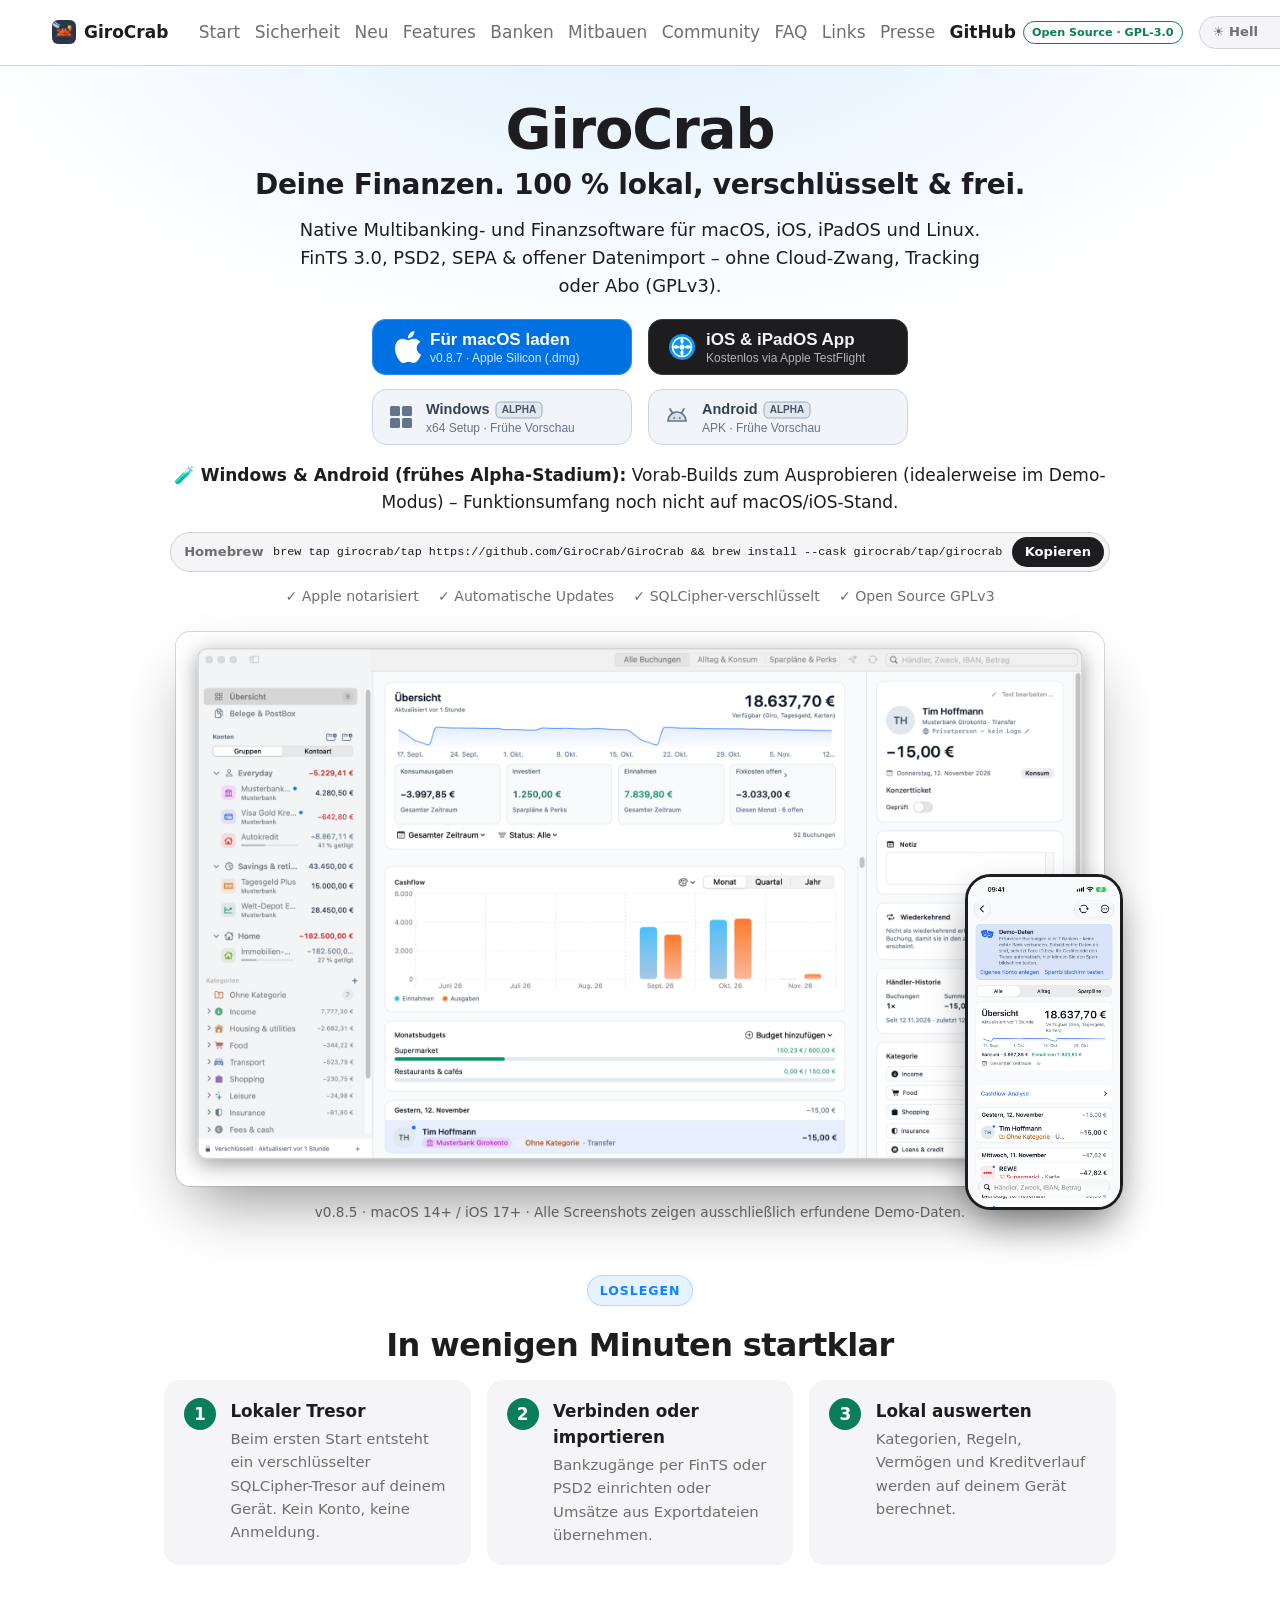
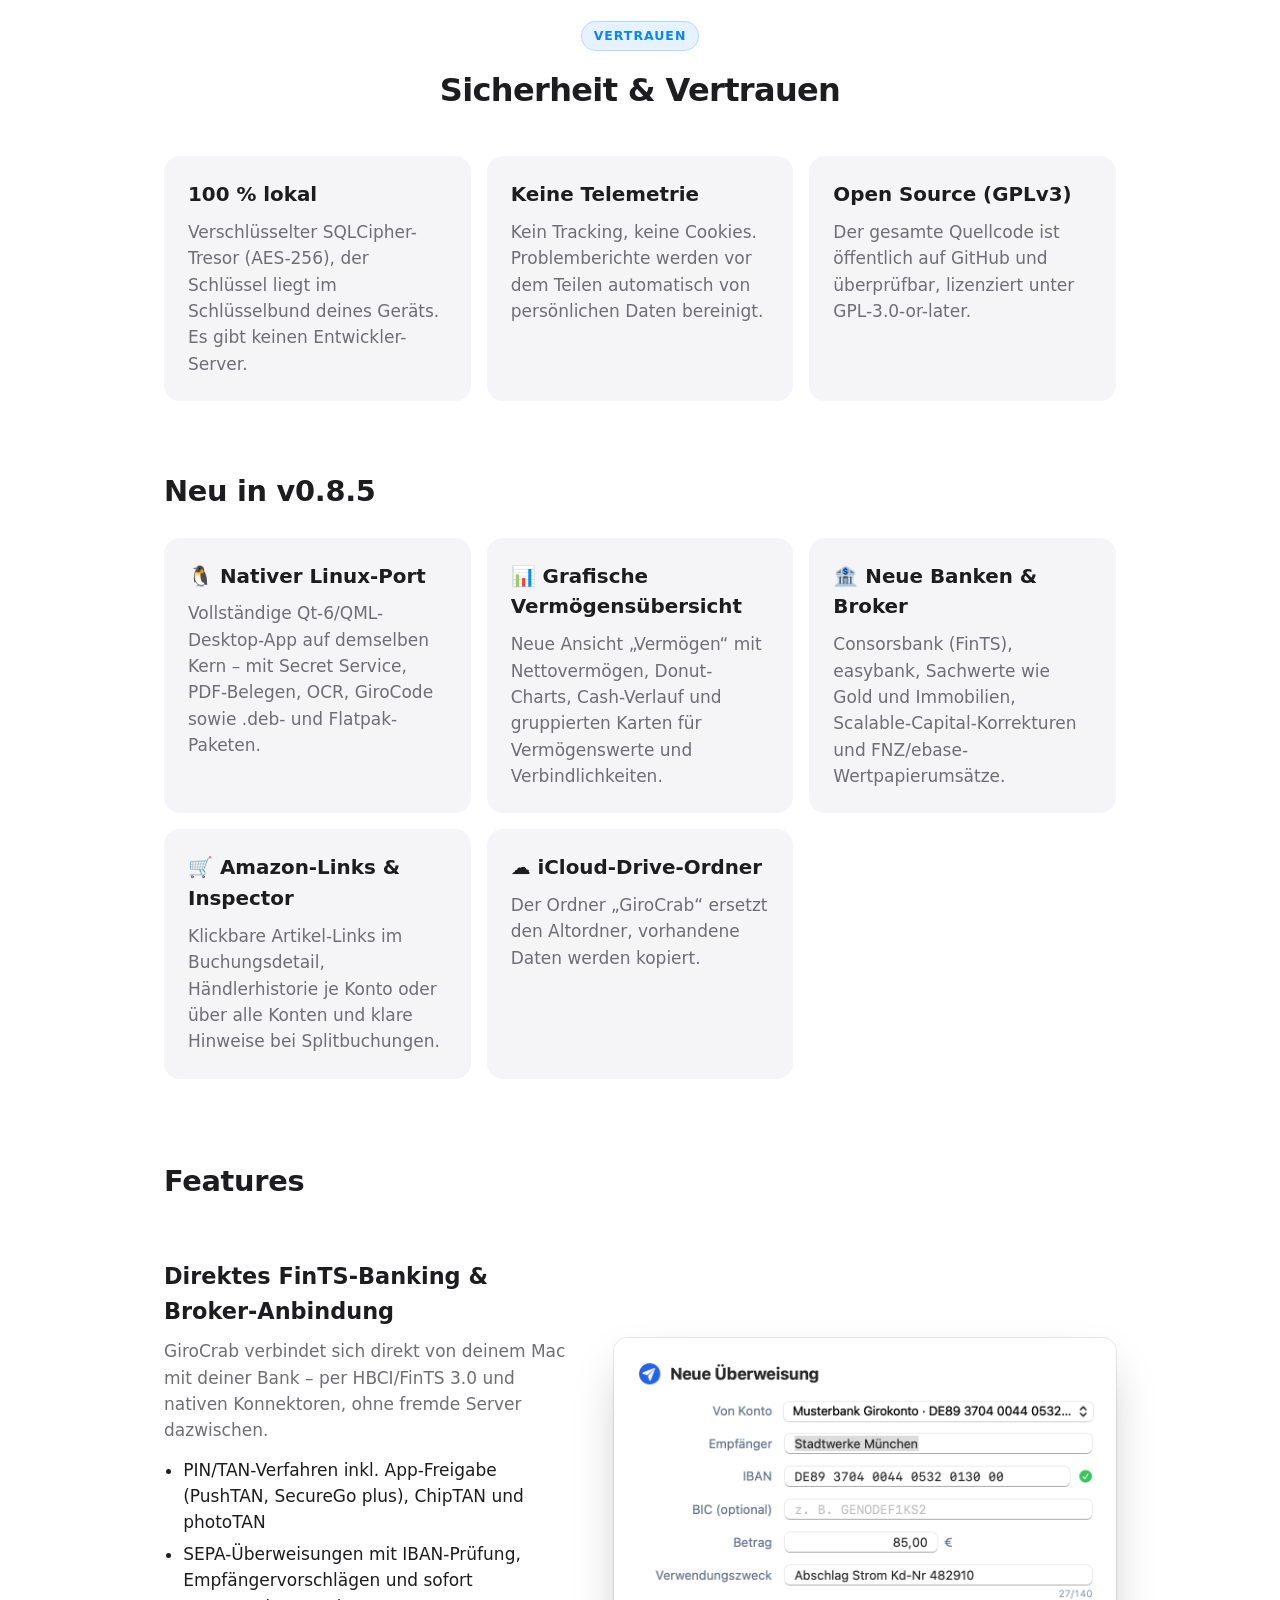
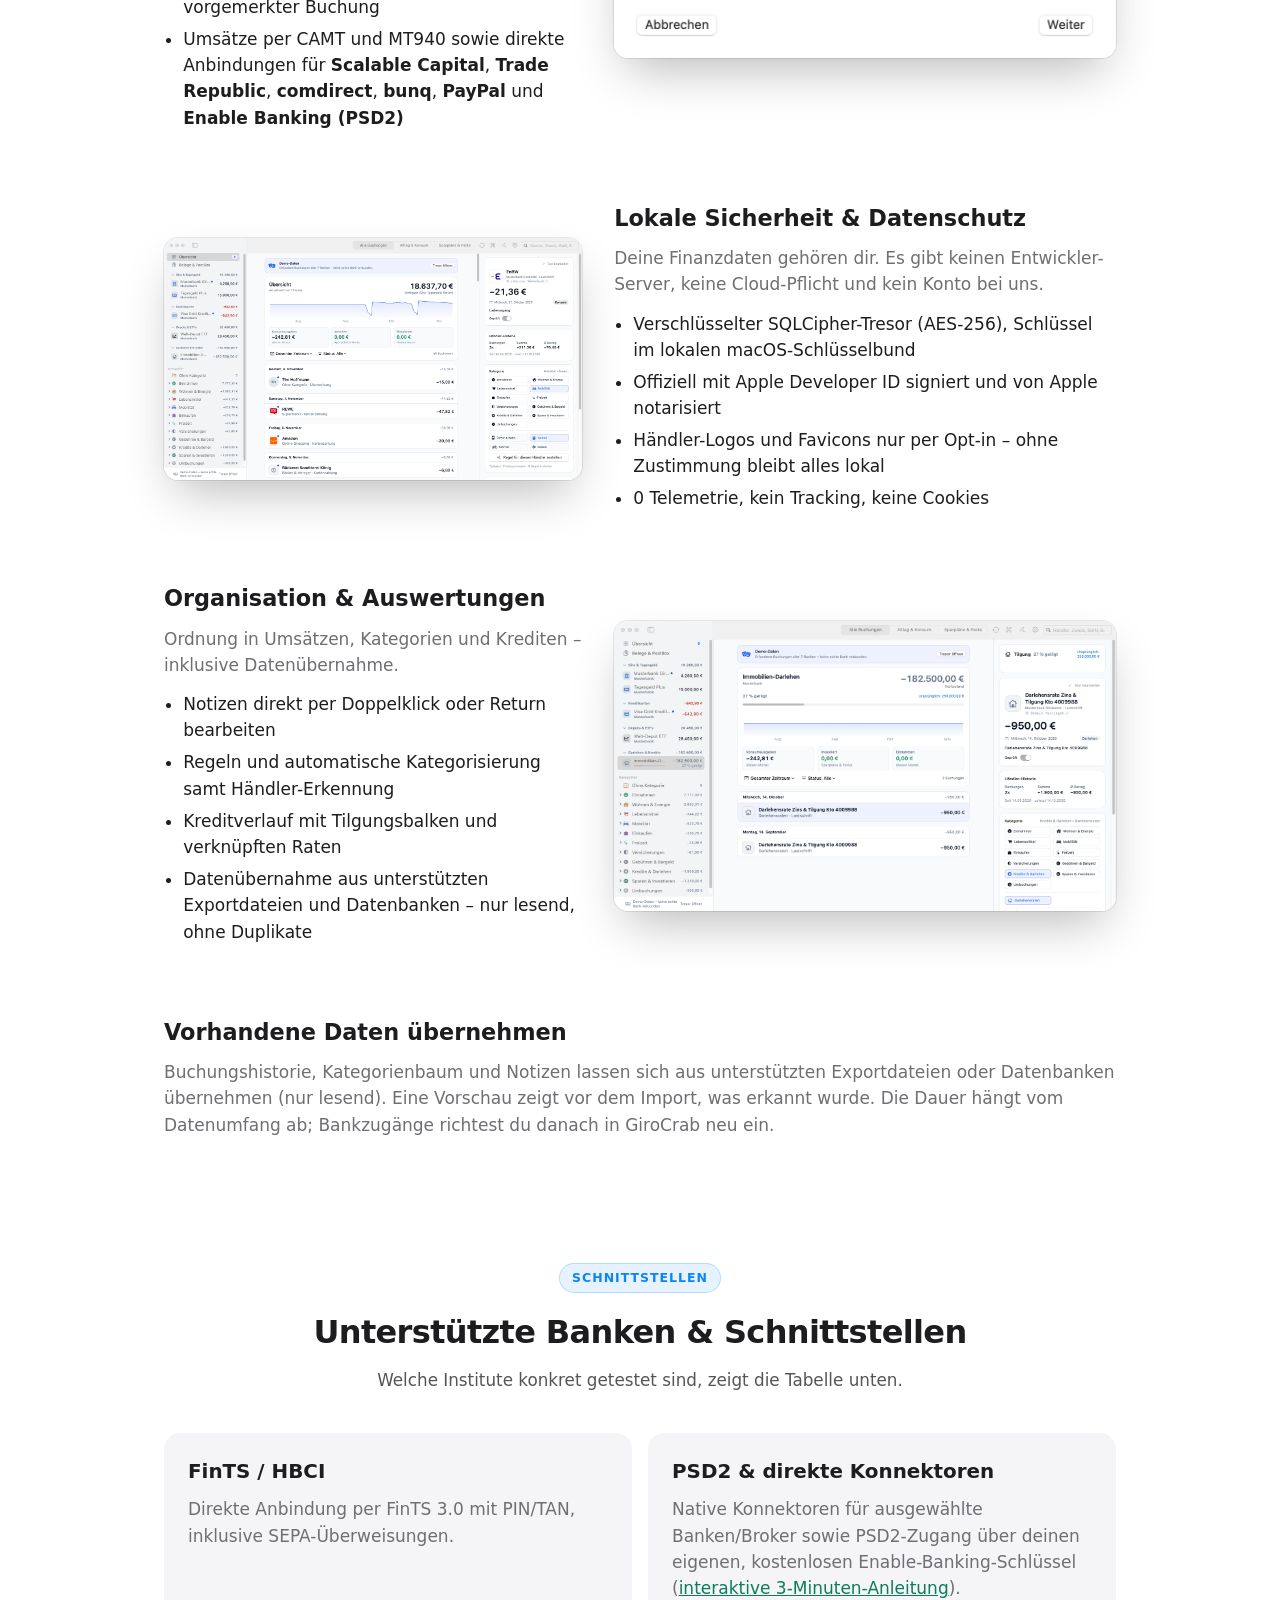
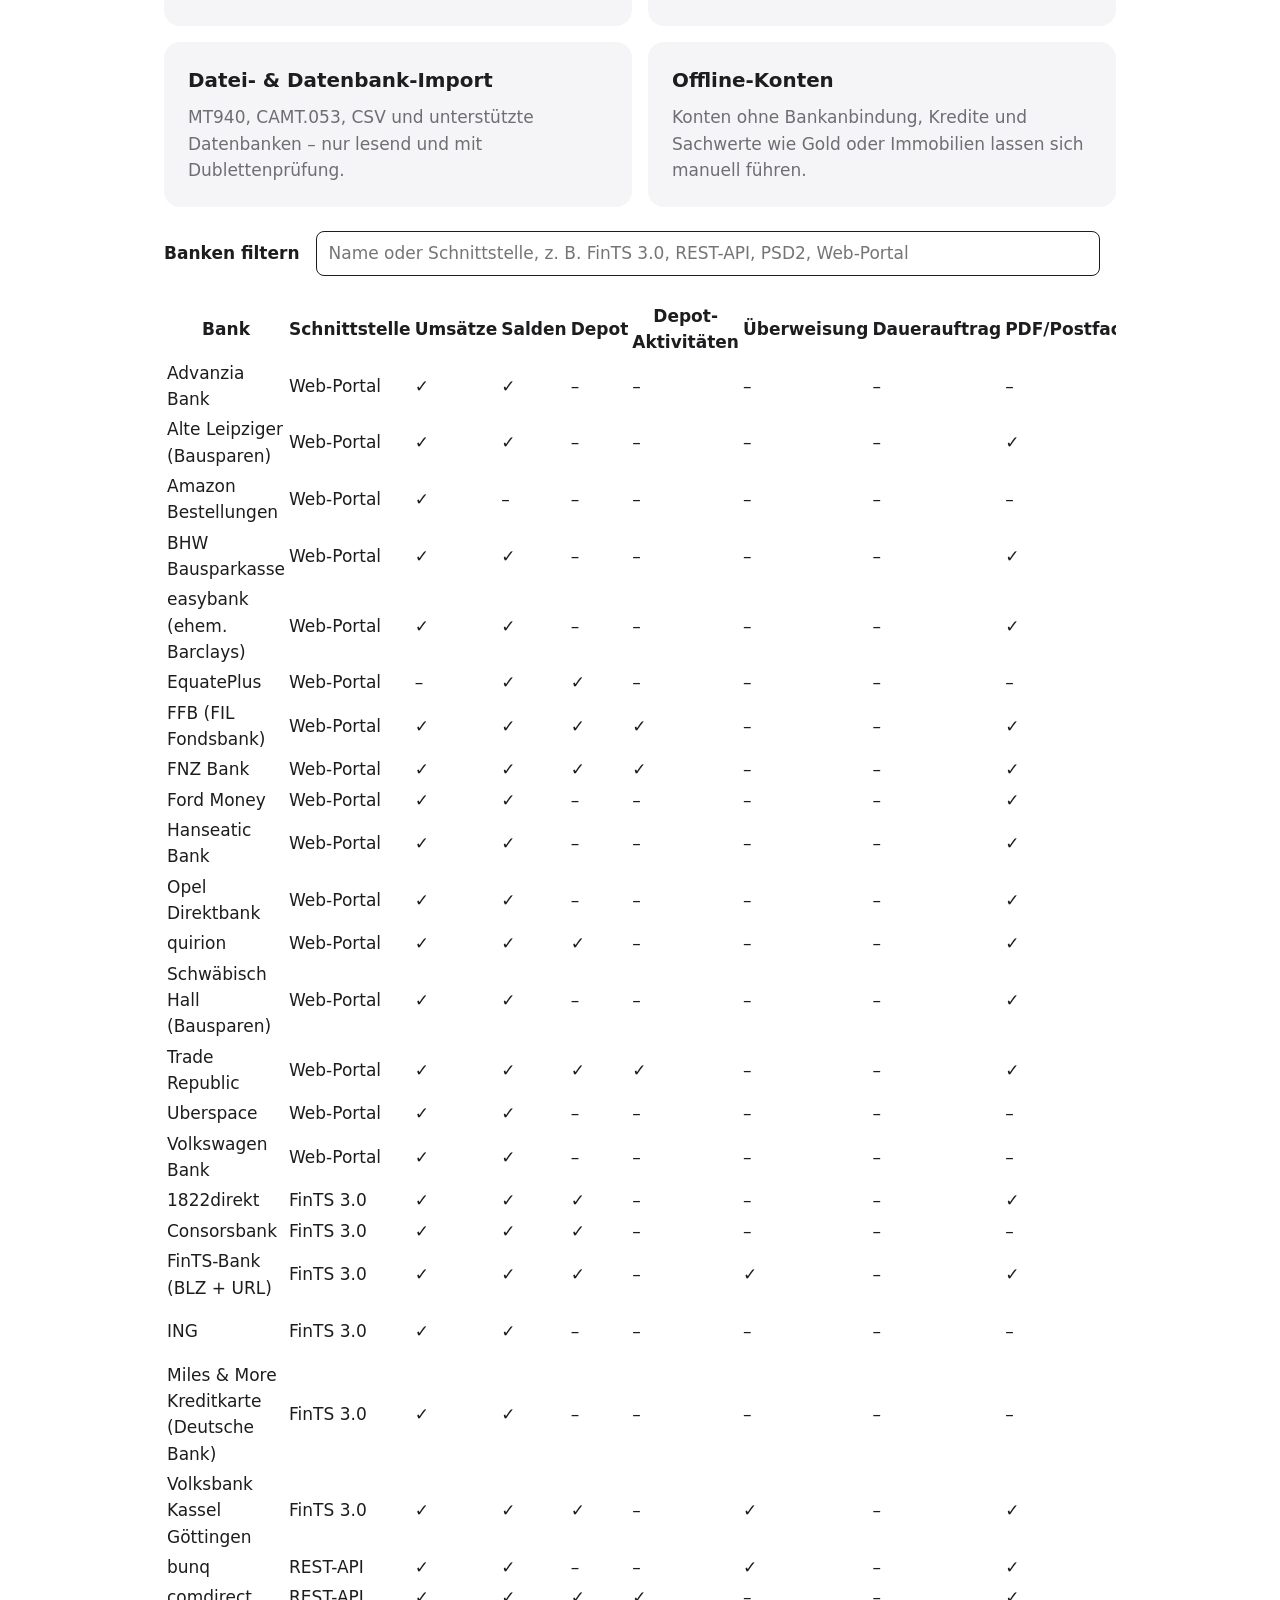
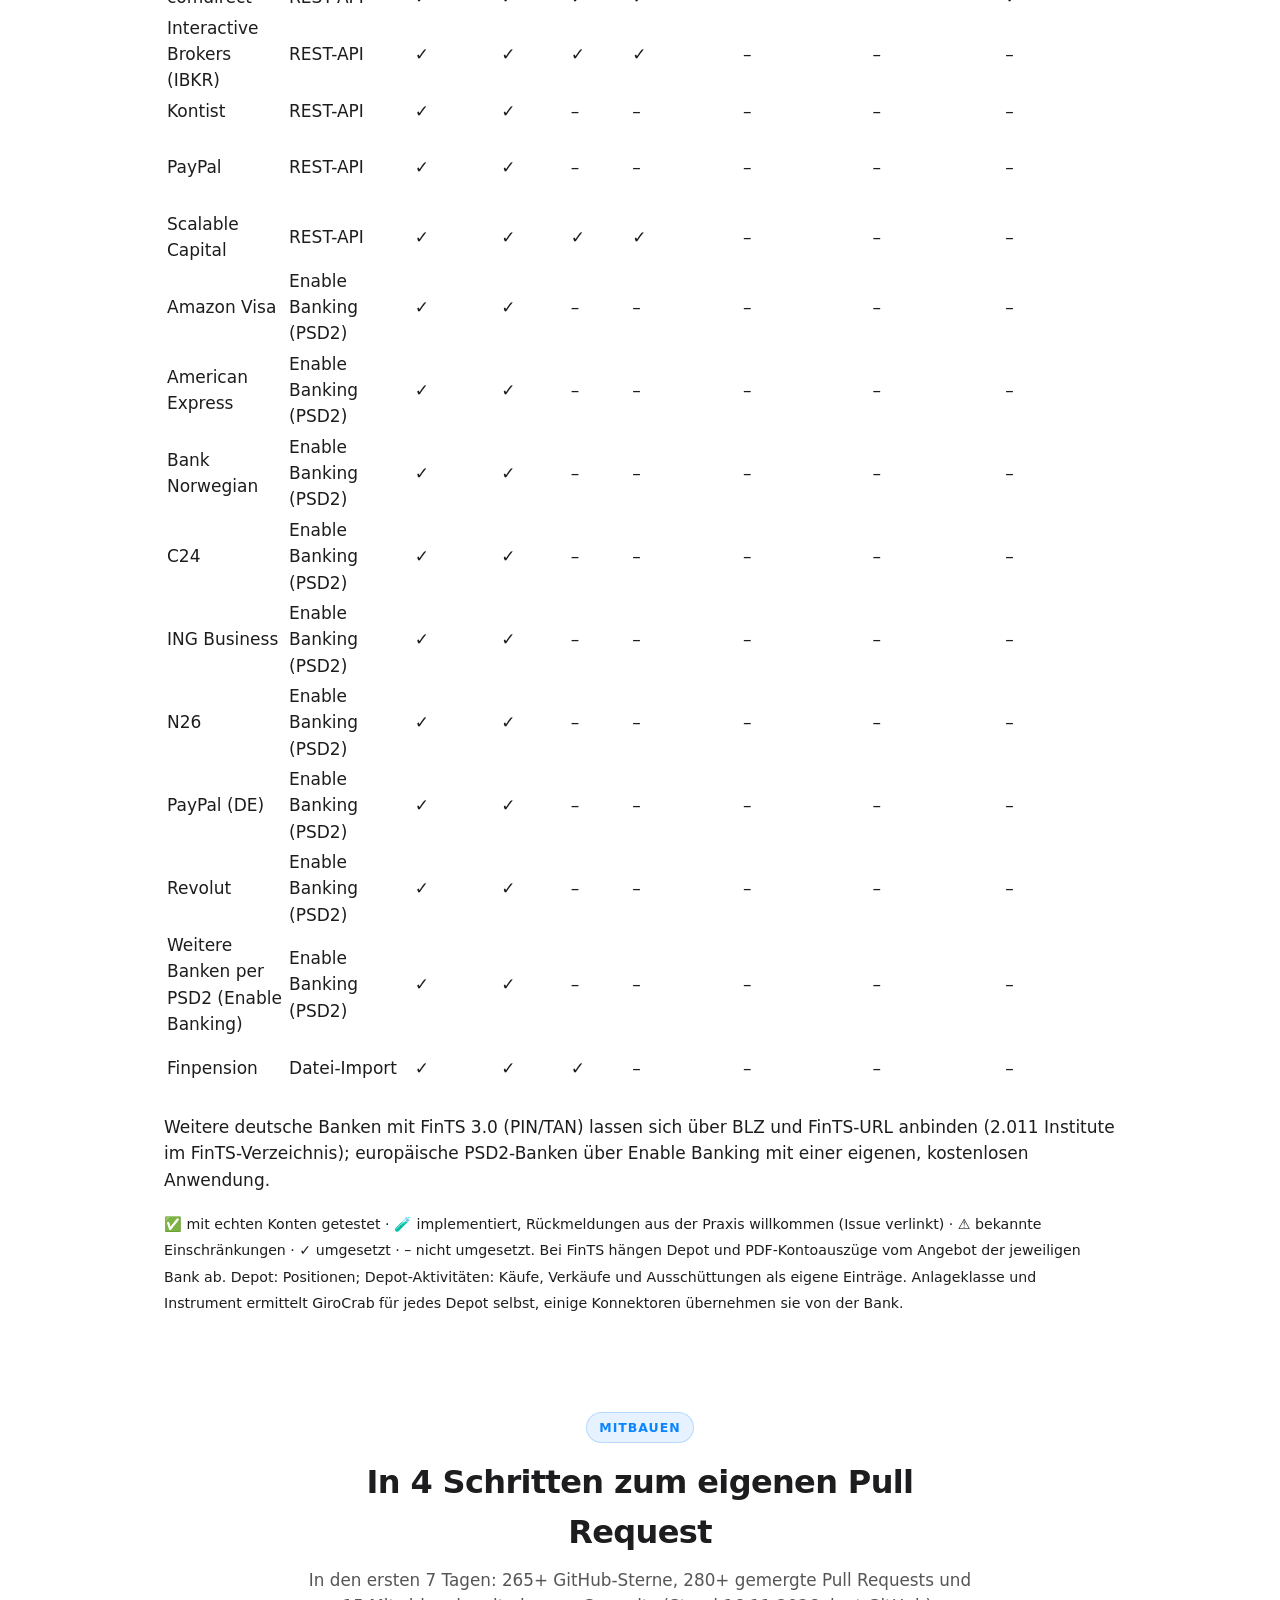
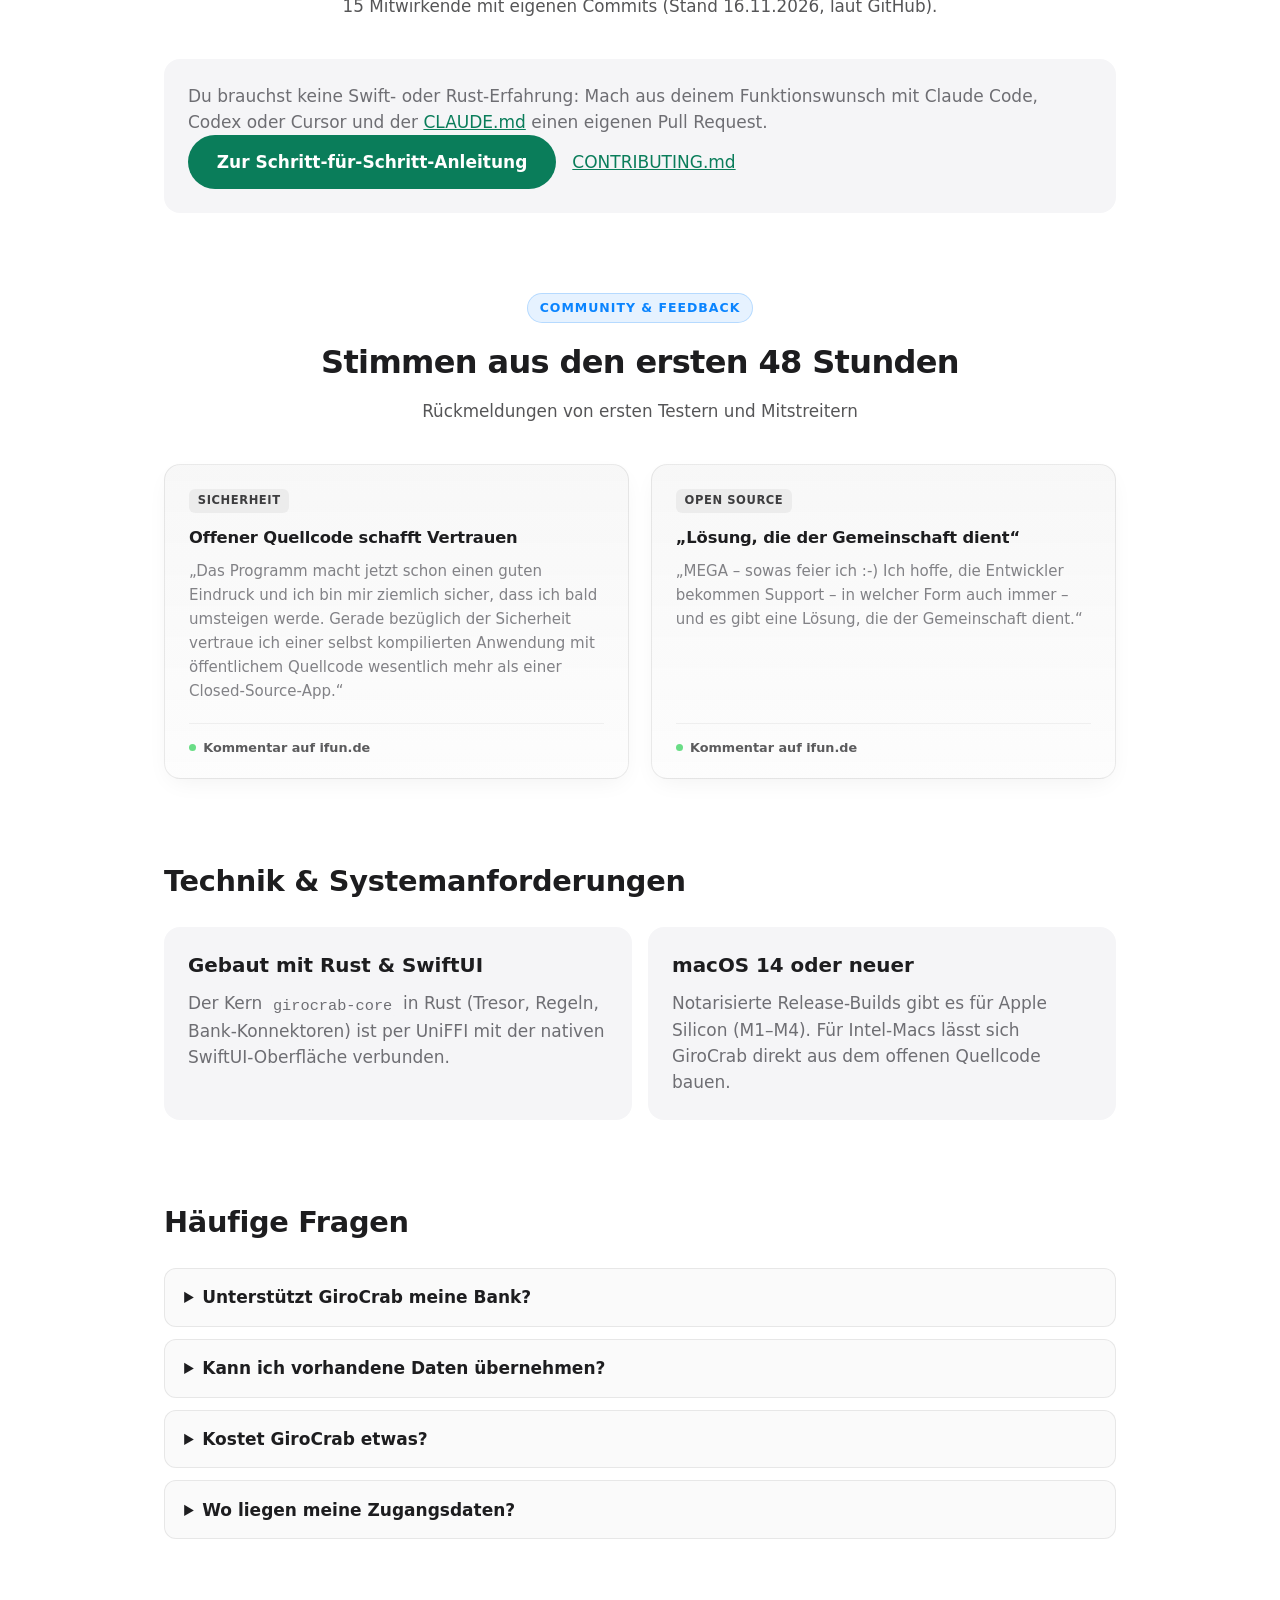
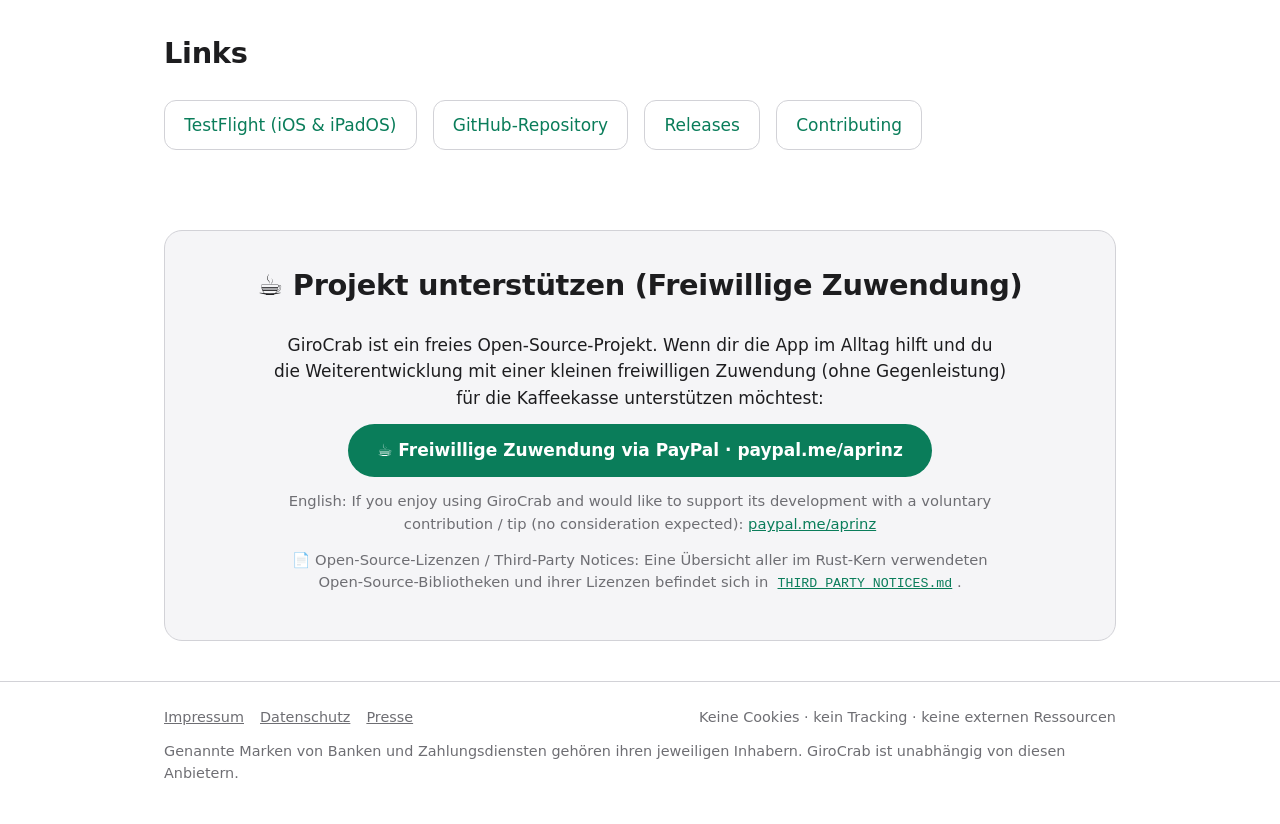
<file: index.html>
<!doctype html>
<html lang="de">
<head>
<meta charset="utf-8">
<meta name="viewport" content="width=device-width,initial-scale=1">
<meta name="referrer" content="no-referrer">
<meta http-equiv="Content-Security-Policy" content="default-src 'none'; style-src 'self'; img-src 'self'; script-src 'self'; base-uri 'none'; form-action 'none'">
<title>GiroCrab – Banking-App für Mac, iPhone, Windows &amp; Linux</title>
  <link rel="icon" type="image/png" sizes="96x96" href="/favicon-96x96.png">
  <link rel="icon" type="image/png" sizes="48x48" href="/favicon-48x48.png">
  <link rel="icon" href="/favicon.ico" sizes="any">
<meta name="description" content="Kostenlose, lokale Banking-App ohne Abo: FinTS/HBCI, PayPal, Trade Republic, MoneyMoney-Import, Überweisungen und Offline-Tresor für macOS, iOS, Windows &amp; Linux.">
<meta name="robots" content="index, follow">
<meta name="color-scheme" content="light dark">
<link rel="canonical" href="https://girocrab.de/">
<meta property="og:type" content="website">
<meta property="og:locale" content="de_DE">
<meta property="og:site_name" content="GiroCrab">
<meta property="og:title" content="GiroCrab – Die freie, native Banking-App für Mac, iPhone &amp; iPad">
<meta property="og:description" content="Freie Open-Source-Banking-App für Mac, iPhone &amp; iPad: FinTS/HBCI, Datenimport, Scalable Capital &amp; Trade Republic. 100 % lokal verschlüsselt.">
<meta property="og:url" content="https://girocrab.de/">
<meta property="og:image" content="https://girocrab.de/og-logo-v2.png">
<meta property="og:image:alt" content="GiroCrab – Native Banking-App für macOS &amp; iOS mit App-Icon und Übersicht-Screenshot">
<meta property="og:image:width" content="512">
<meta property="og:image:height" content="512">
<meta property="og:image:type" content="image/png">
<meta name="twitter:card" content="summary">
<meta name="twitter:title" content="GiroCrab – Freie Banking-App für Mac, iPhone &amp; iPad">
<meta name="twitter:description" content="100 % lokal, FinTS 3.0, Datenimport, Rust + SwiftUI.">
<meta name="twitter:image" content="https://girocrab.de/og-logo-v2.png">
<meta name="theme-color" content="#ffffff" media="(prefers-color-scheme: light)">
<meta name="theme-color" content="#000000" media="(prefers-color-scheme: dark)">
<link rel="apple-touch-icon" href="/apple-touch-icon.png">
<link rel="stylesheet" href="css/style.css">
<script type="application/ld+json">
{
  "@context": "https://schema.org",
  "@graph": [
    {
      "@type": "SoftwareApplication",
      "name": "GiroCrab",
      "operatingSystem": "macOS 14+, iOS 17+, iPadOS 17+",
      "applicationCategory": "FinanceApplication",
      "softwareVersion": "0.8.5",
    "dateModified": "2026-11-18",
      "license": "https://www.gnu.org/licenses/gpl-3.0.html",
      "url": "https://girocrab.de/",
      "downloadUrl": "https://github.com/GiroCrab/GiroCrab/releases/latest/download/GiroCrab-macOS-arm64.dmg",
      "installUrl": "https://testflight.apple.com/join/KBmvKVpT",
      "image": "https://girocrab.de/img/app-icon.png",
      "description": "Native, datensparsame Open-Source-Banking-App für Mac, iPhone und iPad mit FinTS/HBCI, Datenimport sowie Unterstützung für comdirect, Scalable Capital, Trade Republic, bunq und PayPal.",
      "offers": {
        "@type": "Offer",
        "price": "0.00",
        "priceCurrency": "EUR"
      }
    },
    {
      "@type": "FAQPage",
      "mainEntity": [
        {
          "@type": "Question",
          "name": "Unterstützt GiroCrab meine Bank?",
          "acceptedAnswer": {
            "@type": "Answer",
            "text": "Banken mit FinTS 3.0 (PIN/TAN) lassen sich grundsätzlich über BLZ und FinTS-URL anbinden. Mit echten Konten getestet sind bisher die in der Tabelle als verifiziert markierten Institute; bei anderen Banken kann es Einschränkungen geben."
          }
        },
        {
          "@type": "Question",
          "name": "Kann ich vorhandene Daten übernehmen?",
          "acceptedAnswer": {
            "@type": "Answer",
            "text": "Ja. GiroCrab kann Umsätze, Kategorien und Notizen aus unterstützten Exportdateien oder Datenbanken einlesen (streng lesend) und prüft dabei auf Dubletten. Eine Vorschau zeigt vor dem Import, was erkannt wurde."
          }
        },
        {
          "@type": "Question",
          "name": "Kostet GiroCrab etwas?",
          "acceptedAnswer": {
            "@type": "Answer",
            "text": "Nein. GiroCrab ist 100 % kostenlos und quelloffen (GPL-3.0-or-later), ohne Abo und ohne Werbung."
          }
        },
        {
          "@type": "Question",
          "name": "Wo liegen meine Zugangsdaten?",
          "acceptedAnswer": {
            "@type": "Answer",
            "text": "Ausschließlich verschlüsselt auf deinem Mac: im SQLCipher-Tresor, dessen Schlüssel im macOS-Schlüsselbund liegt. Es gibt keinen fremden Server, an den Daten gesendet werden."
          }
        }
      ]
    }
  ]
}
</script>
</head>
<body>
<input type="radio" name="mode" id="m-light" class="mode-radio" aria-label="Hellmodus">
<input type="radio" name="mode" id="m-dark" class="mode-radio" aria-label="Dunkelmodus">
<header><div class="wrap"><a class="brand" href="/"><img src="img/favicon.png" alt="" width="24" height="24">GiroCrab</a>
<nav><a href="#start">Start</a><a href="#sicherheit">Sicherheit</a><a href="#neu">Neu</a><a href="#features">Features</a><a href="#banken">Banken</a><a href="#mitbauen">Mitbauen</a><a href="#community">Community</a><a href="#faq">FAQ</a><a href="#links">Links</a><a href="presse.html">Presse</a><a class="gh" href="https://github.com/GiroCrab/GiroCrab" rel="noopener">GitHub<span class="gh-badge">Open Source · GPL-3.0</span></a></nav>
<div class="mode-switch" role="group" aria-label="Darstellung der Vorschau"><label for="m-light">☀︎ Hell</label><label for="m-dark">☾ Dunkel</label></div></div></header>
<main>
<section class="hero"><div class="wrap">
<h1 class="reveal d1">GiroCrab</h1>
<p class="value reveal d1">Deine Finanzen. 100&nbsp;% lokal, verschlüsselt &amp; frei.</p>
<p class="tagline reveal d2">Native Multibanking- und Finanzsoftware für macOS, iOS, iPadOS und Linux. FinTS 3.0, PSD2, SEPA &amp; offener Datenimport – ohne Cloud-Zwang, Tracking oder Abo (GPLv3).</p>
<div class="cta reveal d3">
<a class="cta-btn" href="https://github.com/GiroCrab/GiroCrab/releases/latest/download/GiroCrab-macOS-arm64.dmg"><img src="img/download-macos.svg" alt="Für macOS laden – v0.8.7 · Apple Silicon (.dmg)" width="260" height="56"></a>
<a class="cta-btn" href="https://testflight.apple.com/join/KBmvKVpT"><img src="img/download-ios.svg" alt="iOS &amp; iPadOS App – kostenlos via Apple TestFlight" width="260" height="56"></a>
</div>
      <div class="cta reveal d3" style="margin-top:12px;">
<a class="cta-btn" href="https://github.com/GiroCrab/GiroCrab/releases/latest/download/girocrab-windows-x86_64-setup.exe" title="Windows x64 Installer (Frühes Alpha-Stadium)"><img src="img/download-windows-alpha.svg" alt="Für Windows laden (Alpha – Frühe Vorschau)" width="260" height="56"></a>
<a class="cta-btn" href="https://github.com/GiroCrab/GiroCrab/releases/latest/download/GiroCrab-Android-alpha.apk" title="Android APK (Frühes Alpha-Stadium)"><img src="img/download-android-alpha.svg" alt="Für Android laden (Alpha – Frühe Vorschau)" width="260" height="56"></a>
</div>
<p class="reveal d3" style="margin-top:10px;font-size:0.84rem;opacity:0.78;text-align:center;">🧪 <strong>Windows &amp; Android (frühes Alpha-Stadium):</strong> Vorab-Builds zum Ausprobieren (idealerweise im Demo-Modus) – Funktionsumfang noch nicht auf macOS/iOS-Stand.</p>
<div class="brew-pill reveal d3"><span class="brew-label">Homebrew</span><code>brew tap girocrab/tap https://github.com/GiroCrab/GiroCrab && brew install --cask girocrab/tap/girocrab</code><button type="button" class="copy-btn" data-copy="brew tap girocrab/tap https://github.com/GiroCrab/GiroCrab && brew install --cask girocrab/tap/girocrab" aria-label="Homebrew-Befehl kopieren">Kopieren</button></div>
<ul class="trust reveal d3"><li>✓ Apple notarisiert</li><li>✓ Automatische Updates</li><li>✓ SQLCipher-verschlüsselt</li><li>✓ Open Source GPLv3</li></ul>
<div class="showcase-wrap reveal d4">
<div class="showcase">
<img class="shot-light" src="img/screenshots/overview.png" alt="GiroCrab Banking-App für macOS – Übersicht mit Konten und Kategorien (Hellmodus)" width="2200" height="1314" fetchpriority="high">
<img class="shot-dark" src="img/screenshots/overview-dark.png" alt="GiroCrab Banking-App für macOS – Übersicht mit Konten und Kategorien (Dunkelmodus)" width="2200" height="1314">
<img class="phone" src="img/screenshots/ios-overview.png" alt="GiroCrab auf dem iPhone – Übersicht mit Demo-Daten" width="552" height="1200">
</div>
</div>
<p class="note">v0.8.5 · macOS 14+ / iOS 17+ · Alle Screenshots zeigen ausschließlich erfundene Demo-Daten.</p>
</div></section>
<section id="start"><div class="wrap">
<div class="section-head">
  <span class="eyebrow">Loslegen</span>
  <h2>In wenigen Minuten startklar</h2>
</div>
<div class="steps">
<div class="card step"><span class="step-no">1</span><div><h3>Lokaler Tresor</h3><p>Beim ersten Start entsteht ein verschlüsselter SQLCipher-Tresor auf deinem Gerät. Kein Konto, keine Anmeldung.</p></div></div>
<div class="card step"><span class="step-no">2</span><div><h3>Verbinden oder importieren</h3><p>Bankzugänge per FinTS oder PSD2 einrichten oder Umsätze aus Exportdateien übernehmen.</p></div></div>
<div class="card step"><span class="step-no">3</span><div><h3>Lokal auswerten</h3><p>Kategorien, Regeln, Vermögen und Kreditverlauf werden auf deinem Gerät berechnet.</p></div></div>
</div>
</div></section>
<section id="sicherheit"><div class="wrap">
<div class="section-head">
  <span class="eyebrow">Vertrauen</span>
  <h2>Sicherheit &amp; Vertrauen</h2>
</div>
<div class="grid grid-3">
<div class="card"><h3>100 % lokal</h3><p>Verschlüsselter SQLCipher-Tresor (AES-256), der Schlüssel liegt im Schlüsselbund deines Geräts. Es gibt keinen Entwickler-Server.</p></div>
<div class="card"><h3>Keine Telemetrie</h3><p>Kein Tracking, keine Cookies. Problemberichte werden vor dem Teilen automatisch von persönlichen Daten bereinigt.</p></div>
<div class="card"><h3>Open Source (GPLv3)</h3><p>Der gesamte Quellcode ist öffentlich auf GitHub und überprüfbar, lizenziert unter GPL-3.0-or-later.</p></div>
</div>
</div></section>
<section id="neu"><div class="wrap">
<h2>Neu in v0.8.5</h2>
<div class="grid">
<div class="card"><h3>🐧 Nativer Linux-Port</h3><p>Vollständige Qt-6/QML-Desktop-App auf demselben Kern – mit Secret Service, PDF-Belegen, OCR, GiroCode sowie .deb- und Flatpak-Paketen.</p></div>
<div class="card"><h3>📊 Grafische Vermögensübersicht</h3><p>Neue Ansicht „Vermögen“ mit Nettovermögen, Donut-Charts, Cash-Verlauf und gruppierten Karten für Vermögenswerte und Verbindlichkeiten.</p></div>
<div class="card"><h3>🏦 Neue Banken &amp; Broker</h3><p>Consorsbank (FinTS), easybank, Sachwerte wie Gold und Immobilien, Scalable-Capital-Korrekturen und FNZ/ebase-Wertpapierumsätze.</p></div>
<div class="card"><h3>🛒 Amazon-Links &amp; Inspector</h3><p>Klickbare Artikel-Links im Buchungsdetail, Händlerhistorie je Konto oder über alle Konten und klare Hinweise bei Splitbuchungen.</p></div>
<div class="card"><h3>☁️ iCloud-Drive-Ordner</h3><p>Der Ordner „GiroCrab“ ersetzt den Altordner, vorhandene Daten werden kopiert.</p></div>
</div>
</div></section>
<section id="features"><div class="wrap">
<h2>Features</h2>
<div class="feature">
<div class="text">
<h3>Direktes FinTS-Banking &amp; Broker-Anbindung</h3>
<p>GiroCrab verbindet sich direkt von deinem Mac mit deiner Bank – per HBCI/FinTS 3.0 und nativen Konnektoren, ohne fremde Server dazwischen.</p>
<ul>
<li>PIN/TAN-Verfahren inkl. App-Freigabe (PushTAN, SecureGo plus), ChipTAN und photoTAN</li>
<li>SEPA-Überweisungen mit IBAN-Prüfung, Empfängervorschlägen und sofort vorgemerkter Buchung</li>
<li>Umsätze per CAMT und MT940 sowie direkte Anbindungen für <strong>Scalable Capital</strong>, <strong>Trade Republic</strong>, <strong>comdirect</strong>, <strong>bunq</strong>, <strong>PayPal</strong> und <strong>Enable Banking (PSD2)</strong></li>
</ul>
</div>
<img src="img/screenshots/sepa-transfer.png" alt="Neue SEPA-Überweisung in GiroCrab mit geprüfter IBAN" width="1040" height="662" loading="lazy">
</div>
<div class="feature flip">
<div class="text">
<h3>Lokale Sicherheit &amp; Datenschutz</h3>
<p>Deine Finanzdaten gehören dir. Es gibt keinen Entwickler-Server, keine Cloud-Pflicht und kein Konto bei uns.</p>
<ul>
<li>Verschlüsselter SQLCipher-Tresor (AES-256), Schlüssel im lokalen macOS-Schlüsselbund</li>
<li>Offiziell mit Apple Developer ID signiert und von Apple notarisiert</li>
<li>Händler-Logos und Favicons nur per Opt-in – ohne Zustimmung bleibt alles lokal</li>
<li>0 Telemetrie, kein Tracking, keine Cookies</li>
</ul>
</div>
<img src="img/screenshots/analytics-or-inspector.png" alt="Inspektor mit Buchungsdetails und Händler-Logo" width="2940" height="1698" loading="lazy">
</div>
<div class="feature">
<div class="text">
<h3>Organisation &amp; Auswertungen</h3>
<p>Ordnung in Umsätzen, Kategorien und Krediten – inklusive Datenübernahme.</p>
<ul>
<li>Notizen direkt per Doppelklick oder Return bearbeiten</li>
<li>Regeln und automatische Kategorisierung samt Händler-Erkennung</li>
<li>Kreditverlauf mit Tilgungsbalken und verknüpften Raten</li>
<li>Datenübernahme aus unterstützten Exportdateien und Datenbanken – nur lesend, ohne Duplikate</li>
</ul>
</div>
<img src="img/screenshots/loan-progress.png" alt="Immobilien-Darlehen mit Tilgungsbalken, 27 % getilgt" width="2940" height="1698" loading="lazy">
</div>
<div class="feature text-only">
<div class="text">
<h3>Vorhandene Daten übernehmen</h3>
<p>Buchungshistorie, Kategorienbaum und Notizen lassen sich aus unterstützten Exportdateien oder Datenbanken übernehmen (nur lesend). Eine Vorschau zeigt vor dem Import, was erkannt wurde. Die Dauer hängt vom Datenumfang ab; Bankzugänge richtest du danach in GiroCrab neu ein.</p>
</div>
<!-- TODO(Andreas): bitte prüfen: Screenshot des Import-Assistenten ohne Fremdmarke neu aufnehmen (alter Screenshot entfernt) -->
</div></section>
<section id="banken"><div class="wrap">
<div class="section-head">
  <span class="eyebrow">Schnittstellen</span>
  <h2>Unterstützte Banken &amp; Schnittstellen</h2>
  <p class="section-lead">Welche Institute konkret getestet sind, zeigt die Tabelle unten.</p>
</div>
<div class="grid grid-2">
<div class="card"><h3>FinTS / HBCI</h3><p>Direkte Anbindung per FinTS 3.0 mit PIN/TAN, inklusive SEPA-Überweisungen.</p></div>
<div class="card"><h3>PSD2 &amp; direkte Konnektoren</h3><p>Native Konnektoren für ausgewählte Banken/Broker sowie PSD2-Zugang über deinen eigenen, kostenlosen Enable-Banking-Schlüssel (<a href="girocrab_psd2_anleitung.html">interaktive 3-Minuten-Anleitung</a>).</p></div>
<div class="card"><h3>Datei- &amp; Datenbank-Import</h3><p>MT940, CAMT.053, CSV und unterstützte Datenbanken – nur lesend und mit Dublettenprüfung.</p></div>
<div class="card"><h3>Offline-Konten</h3><p>Konten ohne Bankanbindung, Kredite und Sachwerte wie Gold oder Immobilien lassen sich manuell führen.</p></div>
</div>

<div class="bank-filter"><label for="bank-filter-input">Banken filtern</label><input type="search" id="bank-filter-input" placeholder="Name oder Schnittstelle, z. B. FinTS 3.0, REST-API, PSD2, Web-Portal" autocomplete="off" hidden><span id="bank-filter-count" role="status" aria-live="polite"></span></div>
<!-- BEGIN GENERATED BANKS TABLE -->
<div class="matrix-wrap"><table class="bank-matrix"><thead><tr><th scope="col">Bank</th><th scope="col">Schnittstelle</th><th scope="col">Umsätze</th><th scope="col">Salden</th><th scope="col">Depot</th><th scope="col">Depot-Aktivitäten</th><th scope="col">Überweisung</th><th scope="col">Dauerauftrag</th><th scope="col">PDF/Postfach</th><th scope="col">Status</th></tr></thead><tbody><tr class="status-testingwanted"><td>Advanzia Bank</td><td>Web-Portal</td><td>✓</td><td>✓</td><td>–</td><td>–</td><td>–</td><td>–</td><td>–</td><td>🧪 Test gesucht <a href="https://github.com/GiroCrab/GiroCrab/issues/177">#177</a></td></tr><tr class="status-verified"><td>Alte Leipziger (Bausparen)</td><td>Web-Portal</td><td>✓</td><td>✓</td><td>–</td><td>–</td><td>–</td><td>–</td><td>✓</td><td>✅ Verifiziert</td></tr><tr class="status-testingwanted"><td>Amazon Bestellungen</td><td>Web-Portal</td><td>✓</td><td>–</td><td>–</td><td>–</td><td>–</td><td>–</td><td>–</td><td>🧪 Test gesucht</td></tr><tr class="status-testingwanted"><td>BHW Bausparkasse</td><td>Web-Portal</td><td>✓</td><td>✓</td><td>–</td><td>–</td><td>–</td><td>–</td><td>✓</td><td>🧪 Test gesucht</td></tr><tr class="status-testingwanted"><td>easybank (ehem. Barclays)</td><td>Web-Portal</td><td>✓</td><td>✓</td><td>–</td><td>–</td><td>–</td><td>–</td><td>✓</td><td>🧪 Test gesucht</td></tr><tr class="status-testingwanted"><td>EquatePlus</td><td>Web-Portal</td><td>–</td><td>✓</td><td>✓</td><td>–</td><td>–</td><td>–</td><td>–</td><td>🧪 Test gesucht</td></tr><tr class="status-testingwanted"><td>FFB (FIL Fondsbank)</td><td>Web-Portal</td><td>✓</td><td>✓</td><td>✓</td><td>✓</td><td>–</td><td>–</td><td>✓</td><td>🧪 Test gesucht</td></tr><tr class="status-verified"><td>FNZ Bank</td><td>Web-Portal</td><td>✓</td><td>✓</td><td>✓</td><td>✓</td><td>–</td><td>–</td><td>✓</td><td>✅ Verifiziert</td></tr><tr class="status-testingwanted"><td>Ford Money</td><td>Web-Portal</td><td>✓</td><td>✓</td><td>–</td><td>–</td><td>–</td><td>–</td><td>✓</td><td>🧪 Test gesucht</td></tr><tr class="status-testingwanted"><td>Hanseatic Bank</td><td>Web-Portal</td><td>✓</td><td>✓</td><td>–</td><td>–</td><td>–</td><td>–</td><td>✓</td><td>🧪 Test gesucht</td></tr><tr class="status-testingwanted"><td>Opel Direktbank</td><td>Web-Portal</td><td>✓</td><td>✓</td><td>–</td><td>–</td><td>–</td><td>–</td><td>✓</td><td>🧪 Test gesucht</td></tr><tr class="status-verified"><td>quirion</td><td>Web-Portal</td><td>✓</td><td>✓</td><td>✓</td><td>–</td><td>–</td><td>–</td><td>✓</td><td>✅ Verifiziert</td></tr><tr class="status-testingwanted"><td>Schwäbisch Hall (Bausparen)</td><td>Web-Portal</td><td>✓</td><td>✓</td><td>–</td><td>–</td><td>–</td><td>–</td><td>✓</td><td>🧪 Test gesucht <a href="https://github.com/GiroCrab/GiroCrab/issues/290">#290</a></td></tr><tr class="status-limited"><td>Trade Republic</td><td>Web-Portal</td><td>✓</td><td>✓</td><td>✓</td><td>✓</td><td>–</td><td>–</td><td>✓</td><td>⚠️ Mit Einschränkungen</td></tr><tr class="status-verified"><td>Uberspace</td><td>Web-Portal</td><td>✓</td><td>✓</td><td>–</td><td>–</td><td>–</td><td>–</td><td>–</td><td>✅ Verifiziert</td></tr><tr class="status-limited"><td>Volkswagen Bank</td><td>Web-Portal</td><td>✓</td><td>✓</td><td>–</td><td>–</td><td>–</td><td>–</td><td>–</td><td>⚠️ Mit Einschränkungen</td></tr><tr class="status-verified"><td>1822direkt</td><td>FinTS 3.0</td><td>✓</td><td>✓</td><td>✓</td><td>–</td><td>–</td><td>–</td><td>✓</td><td>✅ Verifiziert</td></tr><tr class="status-verified"><td>Consorsbank</td><td>FinTS 3.0</td><td>✓</td><td>✓</td><td>✓</td><td>–</td><td>–</td><td>–</td><td>–</td><td>✅ Verifiziert</td></tr><tr class="status-verified"><td>FinTS-Bank (BLZ + URL)</td><td>FinTS 3.0</td><td>✓</td><td>✓</td><td>✓</td><td>–</td><td>✓</td><td>–</td><td>✓</td><td>✅ Verifiziert</td></tr><tr class="status-testingwanted"><td>ING</td><td>FinTS 3.0</td><td>✓</td><td>✓</td><td>–</td><td>–</td><td>–</td><td>–</td><td>–</td><td>🧪 Test gesucht <a href="https://github.com/GiroCrab/GiroCrab/issues/313">#313</a></td></tr><tr class="status-verified"><td>Miles &amp; More Kreditkarte (Deutsche Bank)</td><td>FinTS 3.0</td><td>✓</td><td>✓</td><td>–</td><td>–</td><td>–</td><td>–</td><td>–</td><td>✅ Verifiziert</td></tr><tr class="status-verified"><td>Volksbank Kassel Göttingen</td><td>FinTS 3.0</td><td>✓</td><td>✓</td><td>✓</td><td>–</td><td>✓</td><td>–</td><td>✓</td><td>✅ Verifiziert</td></tr><tr class="status-verified"><td>bunq</td><td>REST-API</td><td>✓</td><td>✓</td><td>–</td><td>–</td><td>✓</td><td>–</td><td>✓</td><td>✅ Verifiziert</td></tr><tr class="status-verified"><td>comdirect</td><td>REST-API</td><td>✓</td><td>✓</td><td>✓</td><td>✓</td><td>–</td><td>–</td><td>✓</td><td>✅ Verifiziert</td></tr><tr class="status-testingwanted"><td>Interactive Brokers (IBKR)</td><td>REST-API</td><td>✓</td><td>✓</td><td>✓</td><td>✓</td><td>–</td><td>–</td><td>–</td><td>🧪 Test gesucht</td></tr><tr class="status-verified"><td>Kontist</td><td>REST-API</td><td>✓</td><td>✓</td><td>–</td><td>–</td><td>–</td><td>–</td><td>–</td><td>✅ Verifiziert</td></tr><tr class="status-limited"><td>PayPal</td><td>REST-API</td><td>✓</td><td>✓</td><td>–</td><td>–</td><td>–</td><td>–</td><td>–</td><td>⚠️ Mit Einschränkungen <a href="https://github.com/GiroCrab/GiroCrab/issues/156">#156</a></td></tr><tr class="status-testingwanted"><td>Scalable Capital</td><td>REST-API</td><td>✓</td><td>✓</td><td>✓</td><td>✓</td><td>–</td><td>–</td><td>–</td><td>🧪 Test gesucht <a href="https://github.com/GiroCrab/GiroCrab/issues/45">#45</a></td></tr><tr class="status-verified"><td>Amazon Visa</td><td>Enable Banking (PSD2)</td><td>✓</td><td>✓</td><td>–</td><td>–</td><td>–</td><td>–</td><td>–</td><td>✅ Verifiziert</td></tr><tr class="status-verified"><td>American Express</td><td>Enable Banking (PSD2)</td><td>✓</td><td>✓</td><td>–</td><td>–</td><td>–</td><td>–</td><td>–</td><td>✅ Verifiziert</td></tr><tr class="status-verified"><td>Bank Norwegian</td><td>Enable Banking (PSD2)</td><td>✓</td><td>✓</td><td>–</td><td>–</td><td>–</td><td>–</td><td>–</td><td>✅ Verifiziert</td></tr><tr class="status-verified"><td>C24</td><td>Enable Banking (PSD2)</td><td>✓</td><td>✓</td><td>–</td><td>–</td><td>–</td><td>–</td><td>–</td><td>✅ Verifiziert</td></tr><tr class="status-testingwanted"><td>ING Business</td><td>Enable Banking (PSD2)</td><td>✓</td><td>✓</td><td>–</td><td>–</td><td>–</td><td>–</td><td>–</td><td>🧪 Test gesucht <a href="https://github.com/GiroCrab/GiroCrab/issues/721">#721</a></td></tr><tr class="status-verified"><td>N26</td><td>Enable Banking (PSD2)</td><td>✓</td><td>✓</td><td>–</td><td>–</td><td>–</td><td>–</td><td>–</td><td>✅ Verifiziert</td></tr><tr class="status-verified"><td>PayPal (DE)</td><td>Enable Banking (PSD2)</td><td>✓</td><td>✓</td><td>–</td><td>–</td><td>–</td><td>–</td><td>–</td><td>✅ Verifiziert</td></tr><tr class="status-testingwanted"><td>Revolut</td><td>Enable Banking (PSD2)</td><td>✓</td><td>✓</td><td>–</td><td>–</td><td>–</td><td>–</td><td>–</td><td>🧪 Test gesucht <a href="https://github.com/GiroCrab/GiroCrab/issues/289">#289</a></td></tr><tr class="status-limited"><td>Weitere Banken per PSD2 (Enable Banking)</td><td>Enable Banking (PSD2)</td><td>✓</td><td>✓</td><td>–</td><td>–</td><td>–</td><td>–</td><td>–</td><td>⚠️ Mit Einschränkungen</td></tr><tr class="status-testingwanted"><td>Finpension</td><td>Datei-Import</td><td>✓</td><td>✓</td><td>✓</td><td>–</td><td>–</td><td>–</td><td>–</td><td>🧪 Test gesucht <a href="https://github.com/GiroCrab/GiroCrab/issues/300">#300</a></td></tr></tbody></table></div><p class="matrix-note">Weitere deutsche Banken mit FinTS 3.0 (PIN/TAN) lassen sich über BLZ und FinTS-URL anbinden (2.011 Institute im FinTS-Verzeichnis); europäische PSD2-Banken über Enable Banking mit einer eigenen, kostenlosen Anwendung.</p><p class="matrix-note"><small>✅ mit echten Konten getestet · 🧪 implementiert, Rückmeldungen aus der Praxis willkommen (Issue verlinkt) · ⚠️ bekannte Einschränkungen · ✓ umgesetzt · – nicht umgesetzt. Bei FinTS hängen Depot und PDF-Kontoauszüge vom Angebot der jeweiligen Bank ab. Depot: Positionen; Depot-Aktivitäten: Käufe, Verkäufe und Ausschüttungen als eigene Einträge. Anlageklasse und Instrument ermittelt GiroCrab für jedes Depot selbst, einige Konnektoren übernehmen sie von der Bank.</small></p>
<!-- END GENERATED BANKS TABLE -->
</div></section>
<section id="mitbauen"><div class="wrap">
<div class="section-head">
  <span class="eyebrow">Mitbauen</span>
  <h2>In 4 Schritten zum eigenen Pull Request</h2>
  <p class="section-lead">In den ersten 7 Tagen: 265+ GitHub-Sterne, 280+ gemergte Pull Requests und 15 Mitwirkende mit eigenen Commits (Stand 16.11.2026, laut GitHub).</p>
</div>
<div class="card">
<p>Du brauchst keine Swift- oder Rust-Erfahrung: Mach aus deinem Funktionswunsch mit Claude Code, Codex oder Cursor und der <a href="https://github.com/GiroCrab/GiroCrab/blob/main/CLAUDE.md">CLAUDE.md</a> einen eigenen Pull Request.</p>
<p style="margin-top:1rem"><a class="btn" href="girocrab_mitbau_anleitung.html">Zur Schritt-für-Schritt-Anleitung</a> &nbsp; <a href="https://github.com/GiroCrab/GiroCrab/blob/main/CONTRIBUTING.md">CONTRIBUTING.md</a></p>
</div>
</div></section>
<section id="community"><div class="wrap">
<div class="section-head">
  <span class="eyebrow">Community &amp; Feedback</span>
  <!-- TODO(Andreas): bitte prüfen: Ist die Überschrift „aus den ersten 48 Stunden“ noch belegbar (Zeitraum der Zitate)? -->
  <h2>Stimmen aus den ersten 48 Stunden</h2>
  <p class="section-lead">Rückmeldungen von ersten Testern und Mitstreitern</p>
</div>
<div class="grid quotes-grid">
  <blockquote class="card quote-card">
    <div>
      <div class="quote-top"><span class="quote-tag">Sicherheit</span></div>
      <h4>Offener Quellcode schafft Vertrauen</h4>
      <p>„Das Programm macht jetzt schon einen guten Eindruck und ich bin mir ziemlich sicher, dass ich bald umsteigen werde. Gerade bezüglich der Sicherheit vertraue ich einer selbst kompilierten Anwendung mit öffentlichem Quellcode wesentlich mehr als einer Closed-Source-App.“</p>
    </div>
    <cite><span class="dot"></span>Kommentar auf ifun.de</cite>
    <!-- TODO(Andreas): bitte prüfen: Quell-Link und Datum dieses Zitats ergänzen -->
  </blockquote>
  <blockquote class="card quote-card">
    <div>
      <div class="quote-top"><span class="quote-tag">Open Source</span></div>
      <h4>„Lösung, die der Gemeinschaft dient“</h4>
      <p>„MEGA – sowas feier ich :-) Ich hoffe, die Entwickler bekommen Support – in welcher Form auch immer – und es gibt eine Lösung, die der Gemeinschaft dient.“</p>
    </div>
    <cite><span class="dot"></span>Kommentar auf ifun.de</cite>
    <!-- TODO(Andreas): bitte prüfen: Quell-Link und Datum dieses Zitats ergänzen -->
  </blockquote>
</div>
</div></section>
<section id="technik"><div class="wrap">
<h2>Technik &amp; Systemanforderungen</h2>
<div class="grid">
<div class="card"><h3>Gebaut mit Rust &amp; SwiftUI</h3><p>Der Kern <code>girocrab-core</code> in Rust (Tresor, Regeln, Bank-Konnektoren) ist per UniFFI mit der nativen SwiftUI-Oberfläche verbunden.</p></div>
<div class="card"><h3>macOS 14 oder neuer</h3><p>Notarisierte Release-Builds gibt es für Apple Silicon (M1–M4). Für Intel-Macs lässt sich GiroCrab direkt aus dem offenen Quellcode bauen.</p></div>
</div>
</div></section>
<section id="faq"><div class="wrap">
<h2>Häufige Fragen</h2>
<details><summary>Unterstützt GiroCrab meine Bank?</summary><p>Banken mit FinTS 3.0 (PIN/TAN) lassen sich grundsätzlich über BLZ und FinTS-URL anbinden. Mit echten Konten getestet sind bisher die in der Tabelle als verifiziert markierten Institute; bei anderen Banken kann es Einschränkungen geben. Die Übersicht findest du im Abschnitt <a href="#banken">Unterstützte Banken &amp; Schnittstellen</a>.</p></details>
<details><summary>Kann ich vorhandene Daten übernehmen?</summary><p>Ja. GiroCrab kann Umsätze, Kategorien und Notizen aus unterstützten Exportdateien oder Datenbanken einlesen (streng lesend) und prüft dabei auf Dubletten. Eine Vorschau zeigt vor dem Import, was erkannt wurde.</p></details>
<details><summary>Kostet GiroCrab etwas?</summary><p>Nein. GiroCrab ist 100 % kostenlos und quelloffen (GPL-3.0-or-later), ohne Abo und ohne Werbung.</p></details>
<details><summary>Wo liegen meine Zugangsdaten?</summary><p>Ausschließlich verschlüsselt auf deinem Mac: im SQLCipher-Tresor, dessen Schlüssel im macOS-Schlüsselbund liegt. Es gibt keinen Server, an den sie gesendet werden.</p></details>
</div></section>
<section id="links"><div class="wrap">
<h2>Links</h2>
<div class="links">
<a href="https://testflight.apple.com/join/KBmvKVpT">TestFlight (iOS &amp; iPadOS)</a>
<a href="https://github.com/GiroCrab/GiroCrab">GitHub-Repository</a>
<a href="https://github.com/GiroCrab/GiroCrab/releases">Releases</a>
<a href="https://github.com/GiroCrab/GiroCrab/blob/main/CONTRIBUTING.md">Contributing</a>
</div>
</div></section>
<section id="unterstuetzen"><div class="wrap">
<div class="support">
<h2>☕ Projekt unterstützen (Freiwillige Zuwendung)</h2>
<p>GiroCrab ist ein freies Open-Source-Projekt. Wenn dir die App im Alltag hilft und du die Weiterentwicklung mit einer kleinen freiwilligen Zuwendung (ohne Gegenleistung) für die Kaffeekasse unterstützen möchtest:</p>
<p><a class="btn" href="https://paypal.me/aprinz" target="_blank" rel="noopener">☕ Freiwillige Zuwendung via PayPal · paypal.me/aprinz</a></p>
<p class="muted">English: If you enjoy using GiroCrab and would like to support its development with a voluntary contribution / tip (no consideration expected): <a href="https://paypal.me/aprinz" target="_blank" rel="noopener">paypal.me/aprinz</a></p>
<p class="muted">📄 Open-Source-Lizenzen / Third-Party Notices: Eine Übersicht aller im Rust-Kern verwendeten Open-Source-Bibliotheken und ihrer Lizenzen befindet sich in <a href="https://github.com/GiroCrab/GiroCrab/blob/main/THIRD_PARTY_NOTICES.md"><code>THIRD_PARTY_NOTICES.md</code></a>.</p>
</div>
</div></section>
</main>
<footer><div class="wrap">
<div><a href="impressum.html">Impressum</a><a href="datenschutz.html">Datenschutz</a><a href="presse.html">Presse</a></div>
<div>Keine Cookies · kein Tracking · keine externen Ressourcen</div>
<div>Genannte Marken von Banken und Zahlungsdiensten gehören ihren jeweiligen Inhabern. GiroCrab ist unabhängig von diesen Anbietern.</div>
</div></footer>
<script src="js/copy.js" defer></script>
<script src="js/bank-filter.js" defer></script>
</body>
</html>
</file>
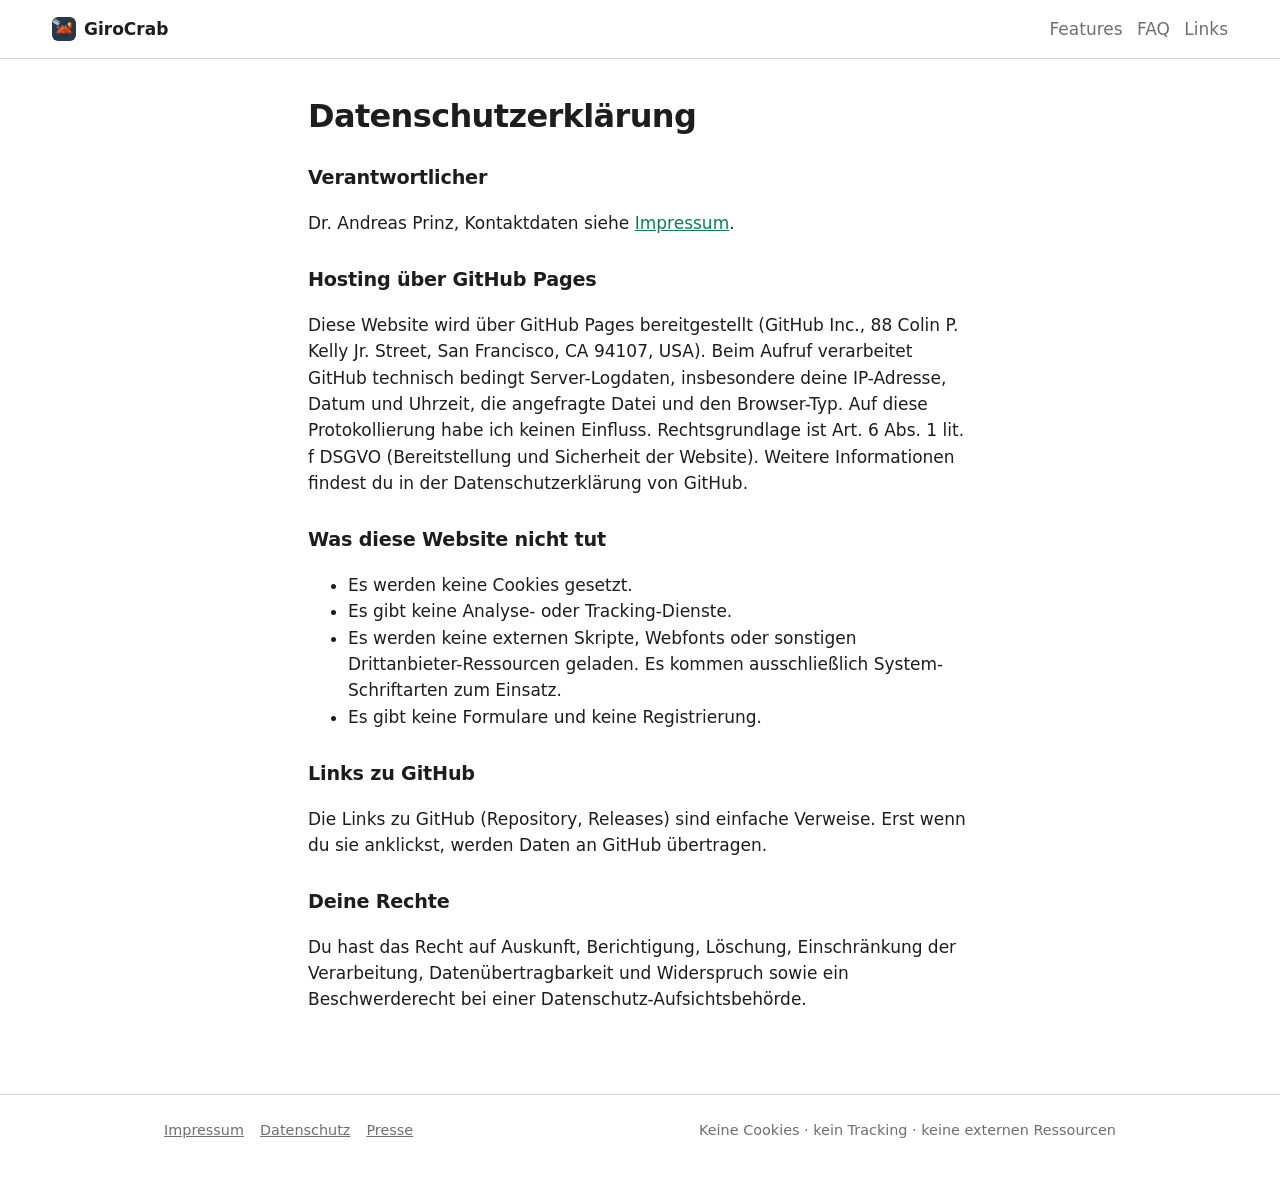
<file: datenschutz.html>
<!doctype html>
<html lang="de">
<head>
<meta charset="utf-8">
<meta name="viewport" content="width=device-width,initial-scale=1">
<meta name="referrer" content="no-referrer">
<meta http-equiv="Content-Security-Policy" content="default-src 'none'; style-src 'self'; img-src 'self'; base-uri 'none'; form-action 'none'">
<title>Datenschutzerklärung – GiroCrab</title>
<meta name="description" content="Datenschutzerklärung">
<meta name="color-scheme" content="light dark">
<link rel="icon" type="image/png" sizes="32x32" href="/favicon-32x32.png?v=2">
<link rel="shortcut icon" href="/favicon.ico?v=2">
<link rel="apple-touch-icon" href="/apple-touch-icon.png">
<link rel="stylesheet" href="/css/style.css">
<meta name="robots" content="noindex">
</head>
<body>
<header><div class="wrap"><a class="brand" href="/"><img src="/img/favicon.png" alt="" width="24" height="24">GiroCrab</a>
<nav><a href="/#features">Features</a><a href="/#faq">FAQ</a><a href="/#links">Links</a></nav></div></header>
<main class="wrap legal">
<h1>Datenschutzerklärung</h1>
<h2>Verantwortlicher</h2>
<p>Dr. Andreas Prinz, Kontaktdaten siehe <a href="/impressum.html">Impressum</a>.</p>
<h2>Hosting über GitHub Pages</h2>
<p>Diese Website wird über GitHub Pages bereitgestellt (GitHub Inc., 88 Colin P. Kelly Jr. Street, San Francisco, CA 94107, USA). Beim Aufruf verarbeitet GitHub technisch bedingt Server-Logdaten, insbesondere deine IP-Adresse, Datum und Uhrzeit, die angefragte Datei und den Browser-Typ. Auf diese Protokollierung habe ich keinen Einfluss. Rechtsgrundlage ist Art. 6 Abs. 1 lit. f DSGVO (Bereitstellung und Sicherheit der Website). Weitere Informationen findest du in der Datenschutzerklärung von GitHub.</p>
<h2>Was diese Website nicht tut</h2>
<ul>
<li>Es werden keine Cookies gesetzt.</li>
<li>Es gibt keine Analyse- oder Tracking-Dienste.</li>
<li>Es werden keine externen Skripte, Webfonts oder sonstigen Drittanbieter-Ressourcen geladen. Es kommen ausschließlich System-Schriftarten zum Einsatz.</li>
<li>Es gibt keine Formulare und keine Registrierung.</li>
</ul>
<h2>Links zu GitHub</h2>
<p>Die Links zu GitHub (Repository, Releases) sind einfache Verweise. Erst wenn du sie anklickst, werden Daten an GitHub übertragen.</p>
<h2>Deine Rechte</h2>
<p>Du hast das Recht auf Auskunft, Berichtigung, Löschung, Einschränkung der Verarbeitung, Datenübertragbarkeit und Widerspruch sowie ein Beschwerderecht bei einer Datenschutz-Aufsichtsbehörde.</p>
</main>
<footer><div class="wrap">
<div><a href="/impressum.html">Impressum</a><a href="/datenschutz.html">Datenschutz</a><a href="/presse.html">Presse</a></div>
<div>Keine Cookies · kein Tracking · keine externen Ressourcen</div>
</div></footer>
</body>
</html>
</file>
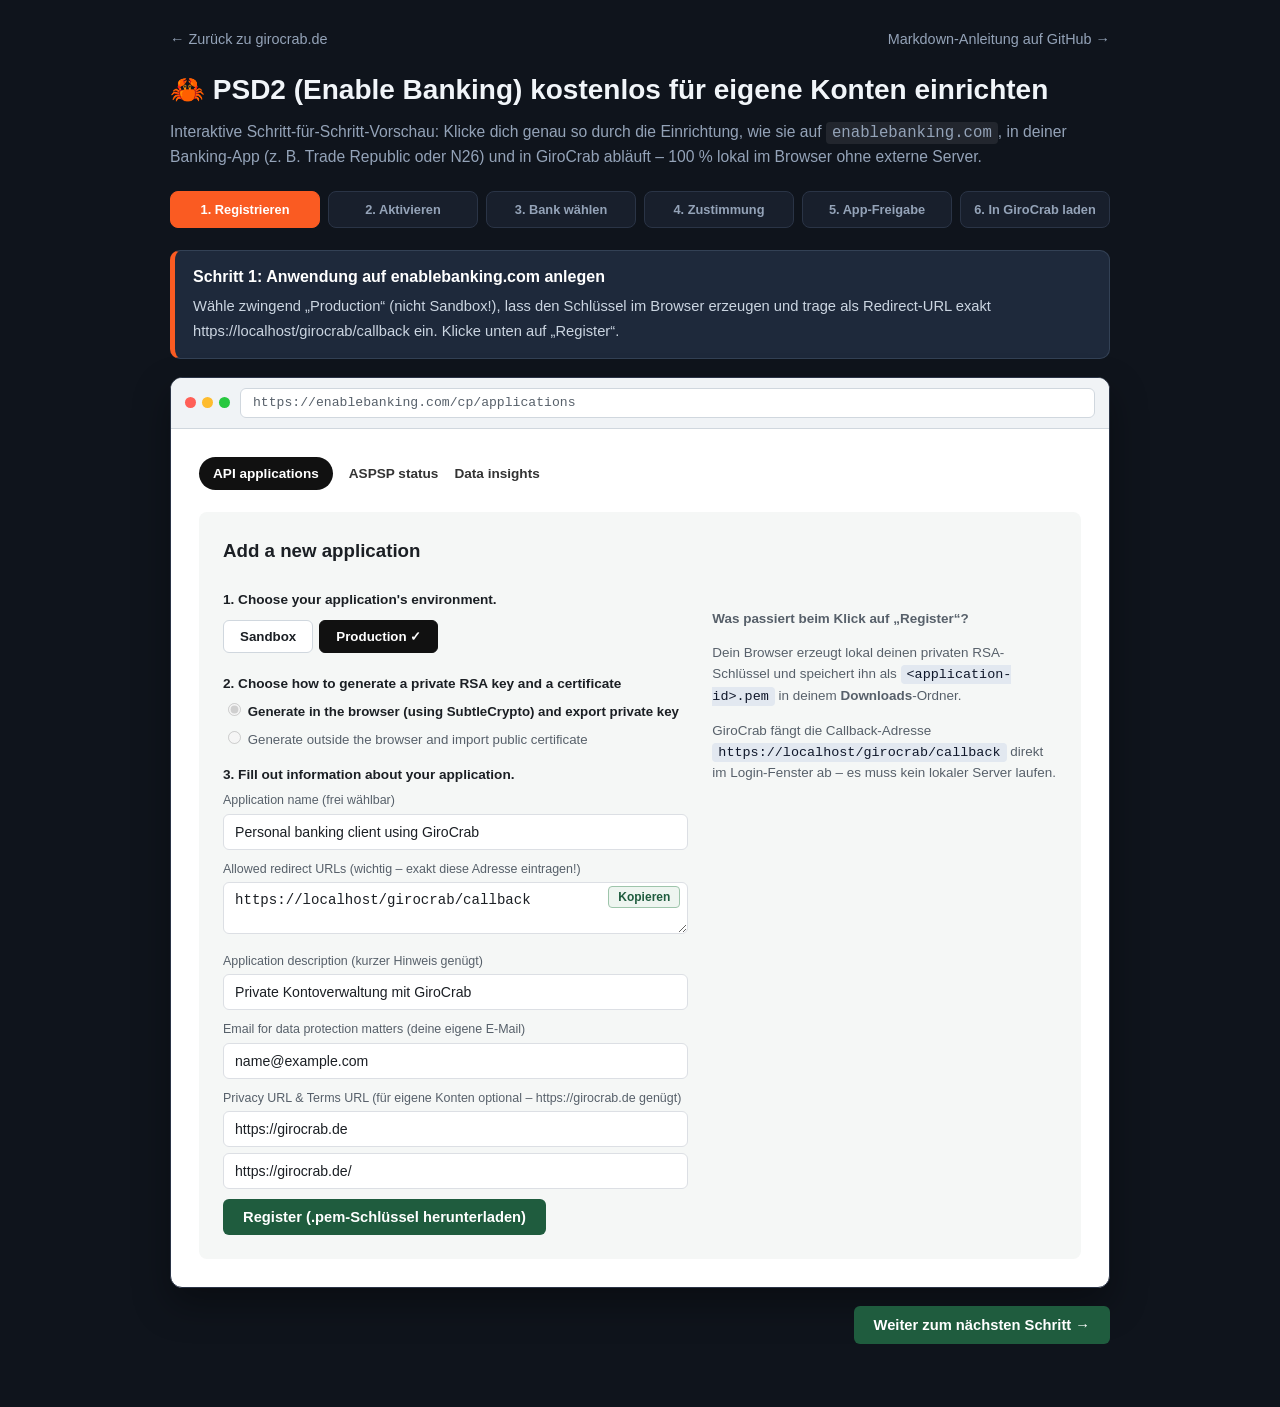
<file: girocrab_psd2_anleitung.html>
<!doctype html>
<html lang="de">
<head>
<meta charset="utf-8">
<meta name="viewport" content="width=device-width,initial-scale=1">
<meta name="referrer" content="no-referrer">
<meta http-equiv="Content-Security-Policy" content="default-src 'none'; style-src 'self'; img-src 'self'; script-src 'self'; base-uri 'none'; form-action 'none'">
<title>GiroCrab – PSD2 (Enable Banking) kostenlos für eigene Konten einrichten</title>
<link rel="icon" type="image/png" sizes="96x96" href="/favicon-96x96.png">
<link rel="icon" type="image/png" sizes="48x48" href="/favicon-48x48.png">
<link rel="icon" href="/favicon.ico" sizes="any">
<meta name="description" content="Interaktive Schritt-für-Schritt-Anleitung: Eigene Bankkonten (z. B. N26, Trade Republic, C24, Revolut, Amex) kostenlos per PSD2 / Enable Banking in GiroCrab einrichten.">
<link rel="canonical" href="https://girocrab.de/girocrab_psd2_anleitung.html">
<link rel="stylesheet" href="css/psd2-guide.css">
</head>
<body>
<div class="container">
  <div class="top-links">
    <a href="index.html">← Zurück zu girocrab.de</a>
    <a href="https://github.com/GiroCrab/GiroCrab/blob/main/docs/enable-banking-setup.md">Markdown-Anleitung auf GitHub →</a>
  </div>
  <header>
    <h1>🦀 PSD2 (Enable Banking) kostenlos für eigene Konten einrichten</h1>
    <p>Interaktive Schritt-für-Schritt-Vorschau: Klicke dich genau so durch die Einrichtung, wie sie auf <code>enablebanking.com</code>, in deiner Banking-App (z.&nbsp;B. Trade Republic oder N26) und in GiroCrab abläuft – 100&nbsp;% lokal im Browser ohne externe Server.</p>
  </header>
  <div class="stepper" id="stepper"></div>
  <div class="coach">
    <strong id="coachTitle"></strong>
    <span id="coachHint"></span>
  </div>
  <div class="browser">
    <div class="browser-bar">
      <div class="dots"><span class="dot r"></span><span class="dot y"></span><span class="dot g"></span></div>
      <div class="url-bar" id="urlBar">https://enablebanking.com/cp/applications</div>
    </div>
    <div class="screen" id="screen"></div>
  </div>
  <div class="footer-nav">
    <button type="button" class="btn-outline" id="prevBtn">← Zurück</button>
    <button type="button" class="btn-eb" id="nextBtn">Weiter zum nächsten Schritt →</button>
  </div>
</div>
<script src="js/psd2-guide.js"></script>
</body>
</html>
</file>
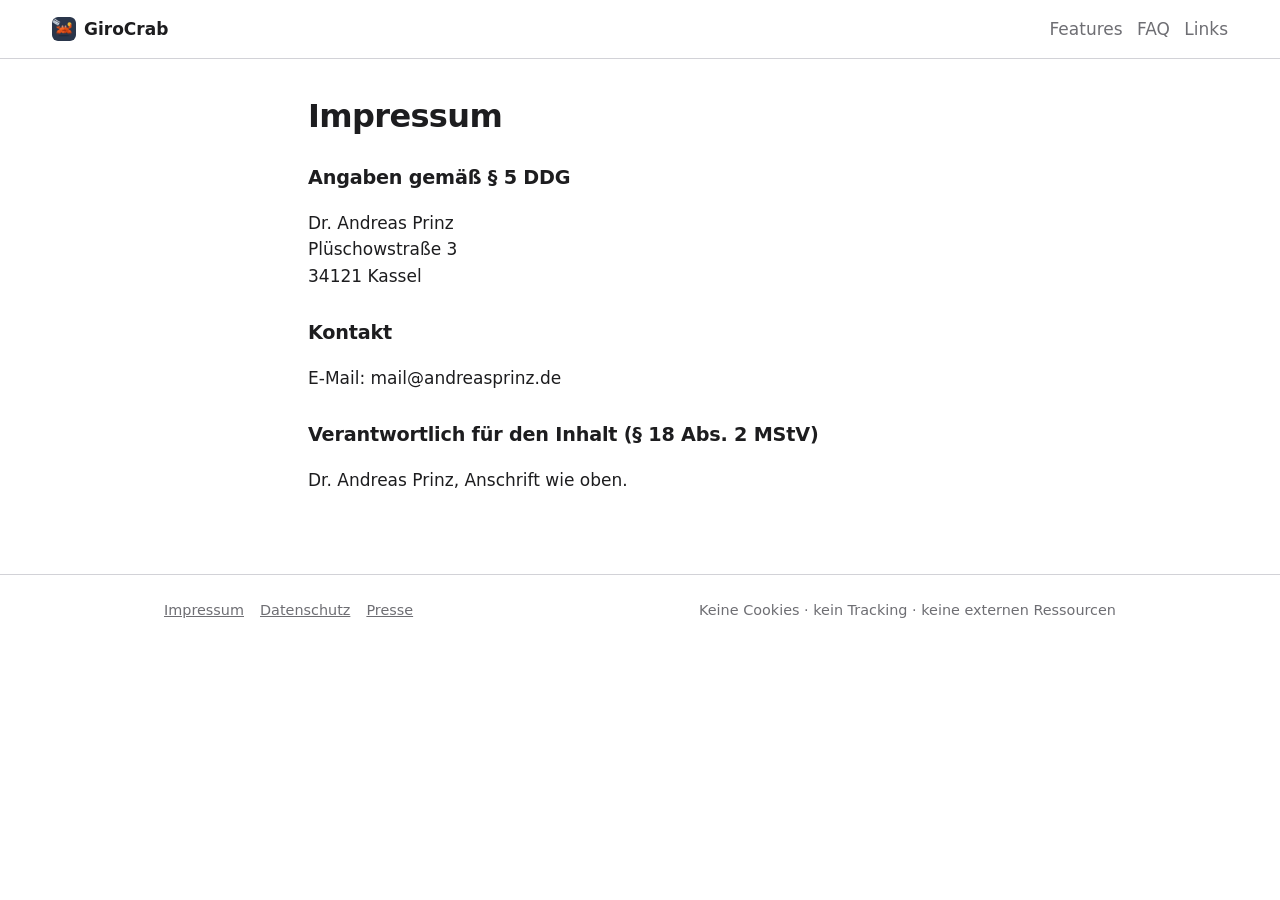
<file: impressum.html>
<!doctype html>
<html lang="de">
<head>
<meta charset="utf-8">
<meta name="viewport" content="width=device-width,initial-scale=1">
<meta name="referrer" content="no-referrer">
<meta http-equiv="Content-Security-Policy" content="default-src 'none'; style-src 'self'; img-src 'self'; base-uri 'none'; form-action 'none'">
<title>Impressum – GiroCrab</title>
<meta name="description" content="Impressum">
<meta name="color-scheme" content="light dark">
<link rel="icon" type="image/png" sizes="32x32" href="/favicon-32x32.png?v=2">
<link rel="shortcut icon" href="/favicon.ico?v=2">
<link rel="apple-touch-icon" href="/apple-touch-icon.png">
<link rel="stylesheet" href="/css/style.css">
<meta name="robots" content="noindex">
</head>
<body>
<header><div class="wrap"><a class="brand" href="/"><img src="/img/favicon.png" alt="" width="24" height="24">GiroCrab</a>
<nav><a href="/#features">Features</a><a href="/#faq">FAQ</a><a href="/#links">Links</a></nav></div></header>
<main class="wrap legal">
<h1>Impressum</h1>
<h2>Angaben gemäß § 5 DDG</h2>
<p>Dr. Andreas Prinz<br>Plüschowstraße 3<br>34121 Kassel</p>
<h2>Kontakt</h2>
<p>E-Mail: <span class="mail">ed.znirpsaerdna@liam</span></p>
<h2>Verantwortlich für den Inhalt (§ 18 Abs. 2 MStV)</h2>
<p>Dr. Andreas Prinz, Anschrift wie oben.</p>
</main>
<footer><div class="wrap">
<div><a href="/impressum.html">Impressum</a><a href="/datenschutz.html">Datenschutz</a><a href="/presse.html">Presse</a></div>
<div>Keine Cookies · kein Tracking · keine externen Ressourcen</div>
</div></footer>
</body>
</html>
</file>
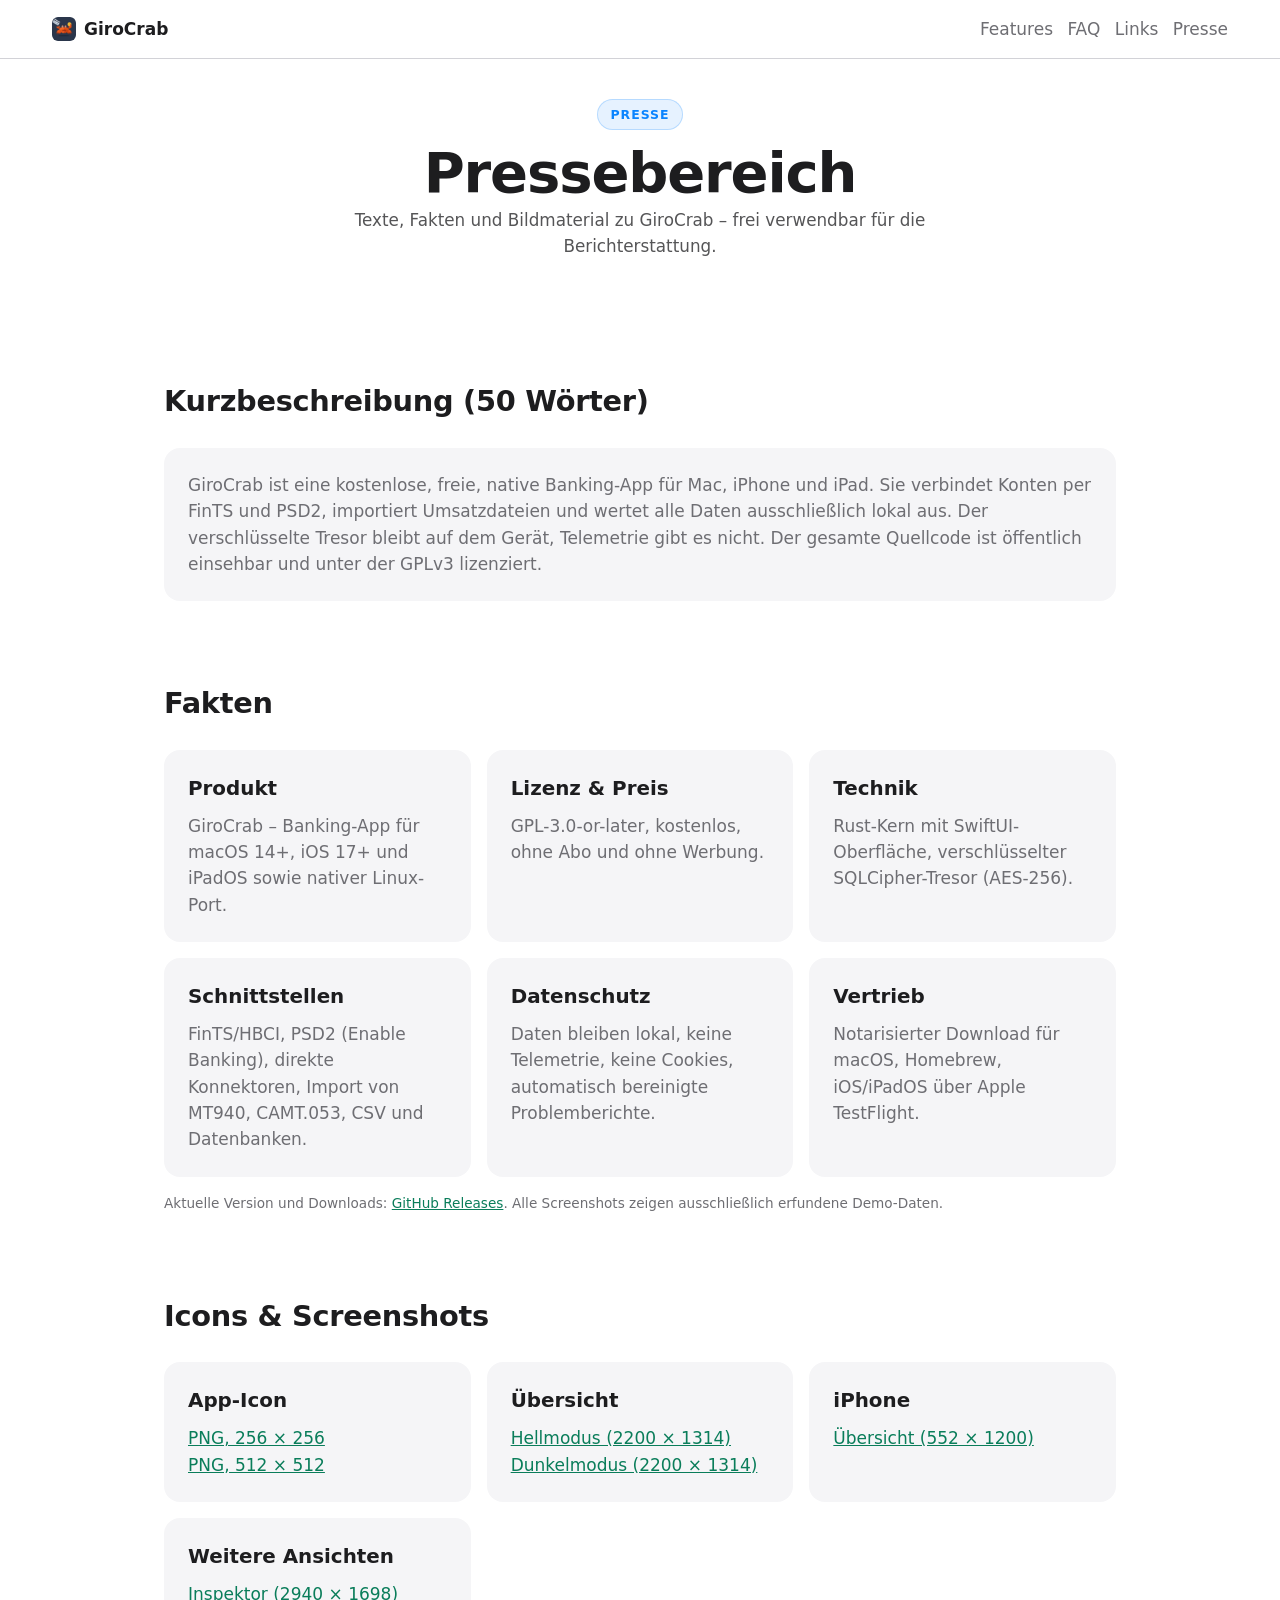
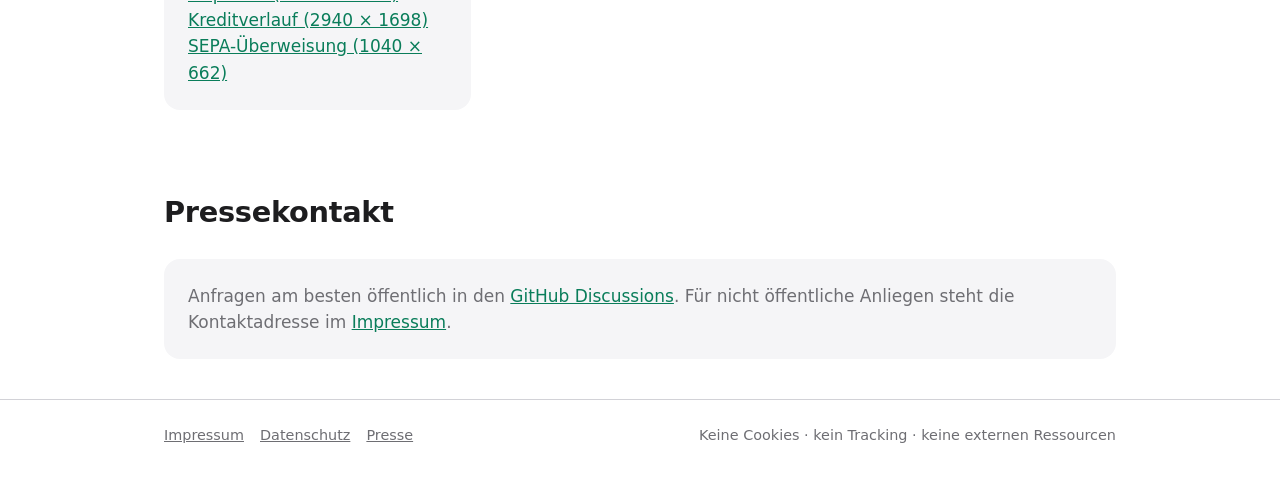
<file: presse.html>
<!doctype html>
<html lang="de">
<head>
<meta charset="utf-8">
<meta name="viewport" content="width=device-width,initial-scale=1">
<meta name="referrer" content="no-referrer">
<meta http-equiv="Content-Security-Policy" content="default-src 'none'; style-src 'self'; img-src 'self'; base-uri 'none'; form-action 'none'">
<title>Presse – GiroCrab</title>
<meta name="description" content="Pressebereich von GiroCrab: Kurzbeschreibung, Fakten, Icons, Screenshots und Pressekontakt.">
<meta name="color-scheme" content="light dark">
<link rel="canonical" href="https://girocrab.de/presse.html">
<link rel="icon" type="image/png" sizes="32x32" href="/favicon-32x32.png?v=2">
<link rel="shortcut icon" href="/favicon.ico?v=2">
<link rel="apple-touch-icon" href="/apple-touch-icon.png">
<link rel="stylesheet" href="/css/style.css">
</head>
<body>
<header><div class="wrap"><a class="brand" href="/"><img src="/img/favicon.png" alt="" width="24" height="24">GiroCrab</a>
<nav><a href="/#features">Features</a><a href="/#faq">FAQ</a><a href="/#links">Links</a><a href="/presse.html">Presse</a></nav></div></header>
<main>
<section><div class="wrap">
<div class="section-head">
  <span class="eyebrow">Presse</span>
  <h1>Pressebereich</h1>
  <p class="section-lead">Texte, Fakten und Bildmaterial zu GiroCrab – frei verwendbar für die Berichterstattung.</p>
</div>
</div></section>
<section id="kurzbeschreibung"><div class="wrap">
<h2>Kurzbeschreibung (50 Wörter)</h2>
<div class="card"><p>GiroCrab ist eine kostenlose, freie, native Banking-App für Mac, iPhone und iPad. Sie verbindet Konten per FinTS und PSD2, importiert Umsatzdateien und wertet alle Daten ausschließlich lokal aus. Der verschlüsselte Tresor bleibt auf dem Gerät, Telemetrie gibt es nicht. Der gesamte Quellcode ist öffentlich einsehbar und unter der GPLv3 lizenziert.</p></div>
</div></section>
<section id="fakten"><div class="wrap">
<h2>Fakten</h2>
<div class="grid">
<div class="card"><h3>Produkt</h3><p>GiroCrab – Banking-App für macOS 14+, iOS 17+ und iPadOS sowie nativer Linux-Port.</p></div>
<div class="card"><h3>Lizenz &amp; Preis</h3><p>GPL-3.0-or-later, kostenlos, ohne Abo und ohne Werbung.</p></div>
<div class="card"><h3>Technik</h3><p>Rust-Kern mit SwiftUI-Oberfläche, verschlüsselter SQLCipher-Tresor (AES-256).</p></div>
<div class="card"><h3>Schnittstellen</h3><p>FinTS/HBCI, PSD2 (Enable Banking), direkte Konnektoren, Import von MT940, CAMT.053, CSV und Datenbanken.</p></div>
<div class="card"><h3>Datenschutz</h3><p>Daten bleiben lokal, keine Telemetrie, keine Cookies, automatisch bereinigte Problemberichte.</p></div>
<div class="card"><h3>Vertrieb</h3><p>Notarisierter Download für macOS, Homebrew, iOS/iPadOS über Apple TestFlight.</p></div>
</div>
<p class="note">Aktuelle Version und Downloads: <a href="https://github.com/GiroCrab/GiroCrab/releases/latest">GitHub Releases</a>. Alle Screenshots zeigen ausschließlich erfundene Demo-Daten.</p>
</div></section>
<section id="bildmaterial"><div class="wrap">
<h2>Icons &amp; Screenshots</h2>
<div class="grid">
<div class="card"><h3>App-Icon</h3><p><a href="/img/app-icon.png" download>PNG, 256 × 256</a><br><a href="/og-logo-v2.png" download>PNG, 512 × 512</a></p></div>
<div class="card"><h3>Übersicht</h3><p><a href="/img/screenshots/overview.png" download>Hellmodus (2200 × 1314)</a><br><a href="/img/screenshots/overview-dark.png" download>Dunkelmodus (2200 × 1314)</a></p></div>
<div class="card"><h3>iPhone</h3><p><a href="/img/screenshots/ios-overview.png" download>Übersicht (552 × 1200)</a></p></div>
<div class="card"><h3>Weitere Ansichten</h3><p><a href="/img/screenshots/analytics-or-inspector.png" download>Inspektor (2940 × 1698)</a><br><a href="/img/screenshots/loan-progress.png" download>Kreditverlauf (2940 × 1698)</a><br><a href="/img/screenshots/sepa-transfer.png" download>SEPA-Überweisung (1040 × 662)</a></p></div>
</div>
</div></section>
<section id="kontakt"><div class="wrap">
<h2>Pressekontakt</h2>
<div class="card"><p>Anfragen am besten öffentlich in den <a href="https://github.com/GiroCrab/GiroCrab/discussions">GitHub Discussions</a>. Für nicht öffentliche Anliegen steht die Kontaktadresse im <a href="/impressum.html">Impressum</a>.</p></div>
</div></section>
</main>
<footer><div class="wrap">
<div><a href="/impressum.html">Impressum</a><a href="/datenschutz.html">Datenschutz</a><a href="/presse.html">Presse</a></div>
<div>Keine Cookies · kein Tracking · keine externen Ressourcen</div>
</div></footer>
</body>
</html>
</file>
<file: css/style.css>
:root{--bg:#fff;--fg:#1d1d1f;--muted:#6e6e73;--card:#f5f5f7;--line:#d2d2d7;--accent:#0a7d5a;--accent-fg:#fff}
@media(prefers-color-scheme:dark){:root{--bg:#000;--fg:#f5f5f7;--muted:#a1a1a6;--card:#1c1c1e;--line:#38383a;--accent:#34d399;--accent-fg:#022c22}}
*{box-sizing:border-box}
html{color-scheme:light dark}
body{margin:0;background:var(--bg);color:var(--fg);font:17px/1.55 -apple-system,BlinkMacSystemFont,"SF Pro Text","Segoe UI",system-ui,sans-serif;-webkit-font-smoothing:antialiased}
a{color:var(--accent)}
.wrap{max-width:62rem;margin:0 auto;padding:0 1.25rem}
header{padding:1rem 0;border-bottom:1px solid var(--line)}
header .wrap{display:flex;justify-content:space-between;align-items:center;flex-wrap:wrap;gap:.5rem}
.brand{font-weight:700;text-decoration:none;color:var(--fg)}
nav a{margin-left:1.25rem;text-decoration:none;color:var(--muted)}
nav a:hover{color:var(--fg)}
.hero{text-align:center;padding:clamp(3rem,10vw,6rem) 0 3rem}
.hero .logo{width:128px;height:128px}
h1{font-size:clamp(2.2rem,6vw,3.5rem);letter-spacing:-.02em;margin:1rem 0 .5rem;line-height:1.1}
.tagline{font-size:clamp(1.1rem,2.5vw,1.4rem);color:var(--muted);max-width:36rem;margin:0 auto 2rem}
.btn{display:inline-block;background:var(--accent);color:var(--accent-fg);padding:.85rem 1.8rem;border-radius:999px;font-weight:600;text-decoration:none}
.btn:hover{filter:brightness(1.1)}
.btn:focus-visible,a:focus-visible{outline:3px solid var(--accent);outline-offset:3px}
.badges{list-style:none;display:flex;flex-wrap:wrap;justify-content:center;gap:.6rem;padding:0;margin:2rem 0 0}
.badges li{border:1px solid var(--line);border-radius:999px;padding:.3rem .9rem;font-size:.9rem;color:var(--muted)}
section{padding:2.5rem 0}
h2{font-size:1.8rem;letter-spacing:-.01em;margin:0 0 1.5rem}
.grid{display:grid;gap:1rem;grid-template-columns:repeat(auto-fit,minmax(15rem,1fr))}
.card{background:var(--card);border-radius:1rem;padding:1.5rem}
.card h3{margin:0 0 .5rem}
.card p{margin:0;color:var(--muted)}
.links{display:flex;flex-wrap:wrap;gap:1rem}
.links a{border:1px solid var(--line);border-radius:.75rem;padding:.7rem 1.2rem;text-decoration:none;font-weight:500}
footer{border-top:1px solid var(--line);padding:1.5rem 0 2.5rem;color:var(--muted);font-size:.9rem}
footer .wrap{display:flex;justify-content:space-between;flex-wrap:wrap;gap:.75rem}
footer a{color:var(--muted);margin-right:1rem}
.legal{padding:2.5rem 1.25rem 4rem;max-width:44rem}
.legal h1{font-size:2rem}.legal h2{font-size:1.2rem;margin:1.8rem 0 .5rem}
.mail{unicode-bidi:bidi-override;direction:rtl;display:inline-block}

.version{color:var(--muted);font-size:.9rem;margin:1rem 0 0}
.badges li.ok{color:var(--accent);border-color:var(--accent)}
.showcase{display:block;margin:3rem auto 0;max-width:56rem}
.showcase img,.feature>img{display:block;width:100%;height:auto;border-radius:.75rem;box-shadow:0 0 0 1px rgba(0,0,0,.12),0 22px 50px -12px rgba(0,0,0,.35),0 8px 18px -8px rgba(0,0,0,.25)}
@media(prefers-color-scheme:dark){.showcase img,.feature>img{box-shadow:0 0 0 1px rgba(255,255,255,.14),0 22px 50px -12px rgba(0,0,0,.8)}}
.note{color:var(--muted);font-size:.85rem;margin:1rem 0 0}
.feature{display:grid;gap:2rem;grid-template-columns:1fr 1.2fr;align-items:center;padding:2rem 0}
.feature.flip .text{order:2}
.feature.text-only{grid-template-columns:1fr}
.feature h3{font-size:1.4rem;margin:0 0 .6rem}
.feature p{color:var(--muted);margin:0 0 .8rem}
.feature ul{margin:0;padding-left:1.2rem}.feature li{margin:.35rem 0}
code{background:var(--card);border-radius:.3rem;padding:.1em .35em;font-size:.9em}
@media(max-width:720px){.feature{grid-template-columns:1fr}.feature.flip .text{order:0}}
details{background:var(--card);border-radius:.75rem;padding:1rem 1.25rem;margin:.75rem 0}
summary{cursor:pointer;font-weight:600}
details p{margin:.75rem 0 0;color:var(--muted)}

/* === Premium macOS Product Page Polish === */
* {
  -webkit-print-color-adjust: exact;
  print-color-adjust: exact;
}

header {
  position: sticky;
  top: 0;
  z-index: 50;
  backdrop-filter: saturate(180%) blur(16px);
  -webkit-backdrop-filter: saturate(180%) blur(16px);
}

.hero {
  position: relative;
  background: radial-gradient(ellipse 80% 50% at 50% -10%, rgba(10, 132, 255, 0.14), transparent 70%);
}

.showcase img,
.feature img {
  border-radius: 14px;
  box-shadow: 0 22px 50px -12px rgba(0, 0, 0, 0.28), 0 0 0 1px rgba(128, 128, 128, 0.18);
}

.badges li {
  font-weight: 500;
  box-shadow: 0 1px 3px rgba(0, 0, 0, 0.04);
}
.badges li.ok {
  background: rgba(48, 209, 88, 0.14);
  border-color: rgba(48, 209, 88, 0.35);
}

/* Section Header & Eyebrow */
.section-head {
  text-align: center;
  max-width: 680px;
  margin: 0 auto 2.5rem auto;
}
.eyebrow {
  display: inline-block;
  font-size: 0.78rem;
  font-weight: 700;
  text-transform: uppercase;
  letter-spacing: 0.08em;
  color: #0a84ff;
  background: rgba(10, 132, 255, 0.1);
  border: 1px solid rgba(10, 132, 255, 0.22);
  padding: 0.28rem 0.75rem;
  border-radius: 999px;
  margin-bottom: 0.75rem;
}
.section-head h2 {
  margin: 0.2rem 0 0.6rem 0;
  font-size: 2rem;
  letter-spacing: -0.02em;
}
.section-lead {
  opacity: 0.75;
  margin: 0;
  font-size: 1.05rem;
}

/* Bento Quote Cards */
.quotes-grid {
  display: grid;
  grid-template-columns: repeat(auto-fit, minmax(300px, 1fr));
  gap: 1.35rem;
}
.quote-card {
  position: relative;
  margin: 0;
  padding: 1.5rem 1.5rem 1.25rem;
  border-radius: 16px;
  background: linear-gradient(180deg, rgba(128, 128, 128, 0.06) 0%, rgba(128, 128, 128, 0.02) 100%);
  border: 1px solid rgba(128, 128, 128, 0.16);
  box-shadow: 0 8px 24px -6px rgba(0, 0, 0, 0.06);
  display: flex;
  flex-direction: column;
  justify-content: space-between;
  transition: transform 0.2s ease, box-shadow 0.2s ease, border-color 0.2s ease;
}
.quote-card:hover {
  transform: translateY(-3px);
  border-color: rgba(10, 132, 255, 0.4);
  box-shadow: 0 14px 32px -8px rgba(10, 132, 255, 0.12);
}
.quote-top {
  display: flex;
  align-items: center;
  justify-content: space-between;
  margin-bottom: 0.75rem;
}
.quote-tag {
  font-size: 0.72rem;
  font-weight: 600;
  text-transform: uppercase;
  letter-spacing: 0.05em;
  padding: 0.2rem 0.55rem;
  border-radius: 6px;
  background: rgba(128, 128, 128, 0.12);
  opacity: 0.85;
}
.quote-card h4 {
  margin: 0 0 0.55rem 0;
  font-size: 1.02rem;
  font-weight: 650;
  letter-spacing: -0.01em;
}
.quote-card p {
  margin: 0 0 1.25rem 0;
  line-height: 1.6;
  font-size: 0.94rem;
  opacity: 0.86;
}
.quote-card cite {
  font-style: normal;
  font-size: 0.8rem;
  font-weight: 600;
  opacity: 0.72;
  padding-top: 0.85rem;
  border-top: 1px solid rgba(128, 128, 128, 0.14);
  display: flex;
  align-items: center;
  gap: 0.45rem;
}
.quote-card .dot {
  width: 7px;
  height: 7px;
  border-radius: 50%;
  background: #30d158;
  display: inline-block;
}

/* Aufgewertete FAQ-Akkordeons */
#faq details {
  border: 1px solid rgba(128, 128, 128, 0.16);
  border-radius: 12px;
  padding: 0.95rem 1.2rem;
  margin-bottom: 0.75rem;
  background: rgba(128, 128, 128, 0.04);
  transition: border-color 0.15s ease, background 0.15s ease;
}
#faq details[open] {
  border-color: rgba(10, 132, 255, 0.45);
  background: rgba(10, 132, 255, 0.04);
}
#faq summary {
  font-weight: 600;
  cursor: pointer;
}
#faq details p {
  margin: 0.7rem 0 0 0;
  line-height: 1.6;
  opacity: 0.88;
}

/* === v0.6.1: CTAs, Hell/Dunkel-Schalter, Reveal-Animationen === */
.hero .logo{width:112px;height:112px;filter:drop-shadow(0 10px 24px rgba(0,0,0,.22))}
.tagline{max-width:40rem}
.tagline strong{color:var(--fg);font-weight:700}
.cta{display:flex;flex-wrap:wrap;justify-content:center;gap:1rem;margin:0 0 1.1rem}
.cta-btn{display:inline-block;border-radius:14px;line-height:0;transition:transform .2s ease,box-shadow .2s ease,filter .2s ease}
.cta-btn img{display:block;width:260px;height:56px;max-width:100%}
.cta-btn:hover{transform:translateY(-2px);box-shadow:0 12px 28px -8px rgba(0,113,227,.55);filter:brightness(1.06)}
.cta-btn:active{transform:translateY(0)}
.showcase-wrap{position:relative;margin-top:3rem}
.mode-radio{position:absolute;opacity:0;pointer-events:none}
.mode-switch{display:inline-flex;gap:2px;padding:2px;border-radius:999px;background:var(--card);border:1px solid var(--line)}
.mode-switch label{cursor:pointer;padding:.2rem .7rem;border-radius:999px;font-size:.82rem;font-weight:600;color:var(--muted);transition:background .2s,color .2s}
.mode-switch label:hover{color:var(--fg)}
.showcase-wrap .showcase{margin:0 auto;position:relative}
.showcase-wrap .showcase img{border-radius:0;box-shadow:none;transition:opacity .45s ease}
.shot-dark{position:absolute;inset:0;opacity:0}
@media(prefers-color-scheme:dark){.shot-light{opacity:0}.shot-dark{opacity:1}}
body:has(#m-light:checked) .shot-light{opacity:1}
body:has(#m-light:checked) .shot-dark{opacity:0}
body:has(#m-dark:checked) .shot-light{opacity:0}
body:has(#m-dark:checked) .shot-dark{opacity:1}
body:has(#m-light:checked) label[for=m-light],body:has(#m-dark:checked) label[for=m-dark]{background:var(--fg);color:var(--bg)}
body:has(.mode-radio:focus-visible) .mode-switch{outline:3px solid var(--accent);outline-offset:3px}
@keyframes rise{from{opacity:0;transform:translateY(14px)}to{opacity:1;transform:none}}
.reveal{animation:rise .7s cubic-bezier(.2,.7,.2,1) both}
.d1{animation-delay:.06s}.d2{animation-delay:.12s}.d3{animation-delay:.2s}.d4{animation-delay:.3s}
#neu .card{transition:transform .2s ease,box-shadow .2s ease}
#neu .card:hover{transform:translateY(-3px);box-shadow:0 14px 30px -10px rgba(0,0,0,.2)}
@media(prefers-reduced-motion:reduce){.reveal{animation:none}.cta-btn,#neu .card,.showcase-wrap .showcase img{transition:none}.cta-btn:hover,#neu .card:hover{transform:none}}
#unterstuetzen .support{background:var(--card);border:1px solid var(--line);border-radius:18px;padding:2rem;text-align:center}
#unterstuetzen .support p{max-width:46rem;margin:.8rem auto}
#unterstuetzen .support .muted{color:var(--muted);font-size:.92rem}

/* === Hero-Überarbeitung: Header-Navigation, Kontrast, Homebrew, gerahmter Screenshot === */
header .wrap{flex-wrap:nowrap;gap:1rem}
header nav{display:flex;flex-wrap:wrap;align-items:center;flex:1;justify-content:flex-end}
nav a.gh{display:inline-flex;align-items:center;gap:.45rem;color:var(--fg);font-weight:600}
.gh-badge{font-size:.7rem;font-weight:600;padding:.1rem .5rem;border-radius:999px;border:1px solid var(--accent);color:var(--accent);white-space:nowrap}
.hero{padding:clamp(2rem,6vw,3.5rem) 0 2.5rem}
.hero .logo{width:88px;height:88px}
.tagline{color:var(--fg)}
.tagline strong{display:inline-block;margin-bottom:.25rem}
.cta{align-items:flex-start}
.cta-col{display:flex;flex-direction:column;align-items:center;gap:.5rem;max-width:100%}
.brew{margin:0;font-size:.82rem;color:var(--muted)}
.brew code{display:inline-block;max-width:100%;overflow-wrap:anywhere;user-select:all;-webkit-user-select:all;cursor:copy;border:1px solid var(--line);color:var(--fg);padding:.2em .5em;font-family:ui-monospace,SFMono-Regular,Menlo,monospace}
.showcase-wrap{margin-top:2rem}
.showcase-wrap .showcase{max-width:58rem;border-radius:14px;box-shadow:0 0 0 1px rgba(128,128,128,.3),0 30px 60px -18px rgba(0,0,0,.45);overflow:visible}
.showcase-wrap .showcase img.shot-light,.showcase-wrap .showcase img.shot-dark{border-radius:14px}
.showcase img.phone{position:absolute;right:-1.2rem;bottom:-1.5rem;width:17%;height:auto;border-radius:1.6rem;background:var(--bg);border:3px solid var(--fg);box-shadow:0 18px 40px -8px rgba(0,0,0,.5);transition:none}
@media(max-width:720px){header .wrap{flex-wrap:wrap}header nav{flex:1 1 100%;order:3;justify-content:flex-start}.gh-badge{display:none}nav a{margin:0 1rem 0 0}.showcase img.phone{right:-.25rem;bottom:-1rem}}

/* === Header einzeilig, Brand-Icon, Kartenraster === */
.brand{display:inline-flex;align-items:center;gap:.5rem;white-space:nowrap}
.brand img{width:24px;height:24px;border-radius:6px}
header .wrap{max-width:76rem}
header nav{flex-wrap:nowrap;white-space:nowrap}
nav a{margin-left:.9rem}
.mode-switch{white-space:nowrap}
.grid-2{grid-template-columns:repeat(2,1fr)}
.grid-3{grid-template-columns:repeat(3,1fr)}
#start,#schnittstellen,#sicherheit{padding:1.75rem 0}
#start .section-head{margin-bottom:0}
@media(max-width:1100px){.gh-badge{display:none}}
@media(max-width:720px){.grid-2,.grid-3{grid-template-columns:1fr}header nav{flex-wrap:wrap}}

/* === Kompakter Hero, Schritte, Homebrew-Pill, Vertrauensleiste === */
.hero{padding:clamp(1.25rem,3vw,2rem) 0 1.5rem}
h1{margin:0 0 .25rem}
.hero .value{font-size:clamp(1.25rem,3vw,1.75rem);font-weight:700;letter-spacing:-.01em;margin:0 0 .6rem}
.hero .tagline{font-size:clamp(1rem,2vw,1.12rem);max-width:44rem;margin:0 auto 1.2rem}
.hero .cta{margin:0 0 .9rem;align-items:center}
.brew-pill{display:inline-flex;align-items:center;gap:.6rem;max-width:100%;padding:.25rem .3rem .25rem .8rem;border:1px solid var(--line);border-radius:999px;background:var(--card);font-size:.82rem}
.brew-label{color:var(--muted);font-weight:600}
.brew-pill code{background:none;padding:0;font-family:ui-monospace,SFMono-Regular,Menlo,monospace;color:var(--fg);user-select:all;-webkit-user-select:all;overflow-wrap:anywhere}
.copy-btn{font:inherit;font-weight:600;cursor:pointer;border:0;border-radius:999px;padding:.3rem .8rem;background:var(--fg);color:var(--bg)}
.copy-btn.done{background:var(--accent);color:var(--accent-fg)}
.trust{list-style:none;display:flex;flex-wrap:wrap;justify-content:center;gap:.4rem 1.2rem;padding:0;margin:.9rem 0 0;font-size:.88rem;color:var(--muted);font-weight:500}
.showcase-wrap{margin-top:1.5rem}
.steps{display:grid;grid-template-columns:repeat(3,1fr);gap:1rem}
.step{display:flex;gap:.9rem;align-items:flex-start;padding:1.15rem 1.25rem}
.step h3{margin:0 0 .25rem;font-size:1.05rem}
.step p{font-size:.93rem}
.step-no{flex:none;width:2rem;height:2rem;border-radius:50%;display:grid;place-items:center;font-weight:700;background:var(--accent);color:var(--accent-fg)}
#banken .bank-matrix{margin-top:1.5rem}
@media(max-width:720px){.steps{grid-template-columns:1fr}.brew-pill{border-radius:1rem;flex-wrap:wrap}}
.bank-filter{display:flex;flex-wrap:wrap;align-items:center;gap:.5rem 1rem;margin-top:1.5rem}
.bank-filter label{font-weight:600}
.bank-filter input{flex:1 1 18rem;min-width:0;padding:.5rem .75rem;border:1px solid currentColor;border-radius:.5rem;font:inherit;background:transparent;color:inherit}
.bank-filter input[hidden]{display:none}
#bank-filter-count{opacity:.7;font-size:.9rem}
.bank-matrix tr[hidden]{display:none}
/* iOS-Vorschau im Dunkelmodus (#765): kein dunkler iOS-Screenshot vorhanden → Farben invertieren, Farbtöne erhalten */
.showcase img.phone{transition:filter .2s}
@media(prefers-color-scheme:dark){.showcase img.phone{filter:invert(1) hue-rotate(180deg)}}
body:has(#m-light:checked) .showcase img.phone{filter:none}
body:has(#m-dark:checked) .showcase img.phone{filter:invert(1) hue-rotate(180deg)}
/* Banken-Tabelle: auf schmalen Screens nur die Tabelle scrollen, nicht die Seite */
.matrix-wrap{overflow-x:auto;-webkit-overflow-scrolling:touch;max-width:100%}
.bank-matrix th:first-child,.bank-matrix td:first-child{position:sticky;left:0;z-index:1;background:var(--bg)}
</file>
<file: css/psd2-guide.css>
:root {
  --bg: #0f141c; --card: #181f2c; --card-light: #ffffff;
  --text: #f1f5f9; --text-dark: #1b1f24; --muted: #94a3b8; --muted-dark: #57606a;
  --crab: #fa5b22; --eb-green: #1f5c3e; --eb-green-hover: #174730;
  --eb-light: #eef5f0; --border: #2a3446; --border-light: #d0d7de;
}
* { box-sizing: border-box; }
body { margin: 0; font-family: -apple-system, BlinkMacSystemFont, "Segoe UI", Roboto, sans-serif; background: var(--bg); color: var(--text); line-height: 1.55; padding: 28px 16px 64px; }
.container { max-width: 940px; margin: 0 auto; }
.top-links { display: flex; justify-content: space-between; align-items: center; margin-bottom: 18px; font-size: 0.9rem; }
.top-links a { color: var(--muted); text-decoration: none; }
.top-links a:hover { color: #fff; }
header h1 { margin: 0 0 8px; font-size: 1.75rem; }
header p { margin: 0; color: var(--muted); font-size: 0.98rem; }
code { font-family: ui-monospace, SFMono-Regular, Menlo, monospace; background: rgba(255,255,255,0.08); padding: 2px 6px; border-radius: 4px; }
.stepper { display: grid; grid-template-columns: repeat(6, 1fr); gap: 8px; margin: 22px 0; }
.step-tab { background: var(--card); border: 1px solid var(--border); border-radius: 8px; padding: 10px 8px; font-size: 0.8rem; font-weight: 600; cursor: pointer; text-align: center; color: var(--muted); }
.step-tab.active { background: var(--crab); color: #fff; border-color: var(--crab); }
.step-tab.done { background: rgba(16, 185, 129, 0.15); color: #34d399; border-color: rgba(16, 185, 129, 0.4); }
.coach { background: #1e293b; border: 1px solid #334155; border-left: 5px solid var(--crab); border-radius: 10px; padding: 14px 18px; margin-bottom: 18px; }
.coach strong { display: block; margin-bottom: 4px; color: #fff; font-size: 1rem; }
.coach span { font-size: 0.92rem; color: #cbd5e1; }
.browser { background: var(--card-light); color: var(--text-dark); border: 1px solid var(--border); border-radius: 12px; box-shadow: 0 16px 36px rgba(0,0,0,0.35); overflow: hidden; }
.browser-bar { background: #f0f3f6; border-bottom: 1px solid var(--border-light); padding: 10px 14px; display: flex; align-items: center; gap: 10px; }
.dots { display: flex; gap: 6px; }
.dot { width: 11px; height: 11px; border-radius: 50%; }
.dot.r { background: #ff5f57; } .dot.y { background: #febc2e; } .dot.g { background: #28c840; }
.url-bar { flex: 1; background: #fff; border: 1px solid var(--border-light); border-radius: 6px; padding: 4px 12px; font-family: ui-monospace, SFMono-Regular, Menlo, monospace; font-size: 0.82rem; color: var(--muted-dark); }
.screen { padding: 28px; min-height: 450px; }
.eb-nav { display: flex; gap: 16px; align-items: center; margin-bottom: 22px; font-size: 0.85rem; font-weight: 600; color: #333; }
.eb-nav .pill { background: #111; color: #fff; padding: 6px 14px; border-radius: 999px; }
.eb-box { background: #f5f7f6; border-radius: 8px; padding: 24px; }
.eb-box-narrow { max-width: 580px; }
.eb-box-white { background: #fff; border: 1px solid var(--border-light); }
.eb-grid { display: grid; grid-template-columns: 1.35fr 1fr; gap: 24px; }
.sec-title { margin-top: 0; margin-bottom: 12px; }
.step-label { font-size: 0.85rem; font-weight: 600; margin: 12px 0 6px; }
.radio-line { font-size: 0.83rem; display: block; margin-bottom: 5px; }
.radio-muted { font-size: 0.83rem; color: var(--muted-dark); display: block; margin-bottom: 14px; }
.toggle-group { display: inline-flex; gap: 6px; margin: 4px 0 8px; }
.toggle-btn { padding: 8px 16px; border: 1px solid var(--border-light); background: #fff; border-radius: 6px; cursor: pointer; font-weight: 600; color: var(--text-dark); }
.toggle-btn.selected { background: #111; color: #fff; border-color: #111; }
.field { margin-bottom: 10px; position: relative; }
.field label { display: block; font-size: 0.78rem; color: var(--muted-dark); margin-bottom: 3px; }
.field input, .field textarea { width: 100%; padding: 9px 11px; border: 1px solid #dcdfe4; border-radius: 6px; font-size: 0.88rem; background: #fff; color: var(--text-dark); }
.input-spaced { margin-bottom: 6px; }
.copy-chip { position: absolute; right: 8px; top: 26px; font-size: 0.75rem; background: var(--eb-light); color: var(--eb-green); border: 1px solid #9ec5ab; border-radius: 4px; padding: 3px 9px; cursor: pointer; font-weight: 600; }
.side-note { font-size: 0.84rem; color: var(--muted-dark); padding-top: 18px; }
.side-note code { background: #e2e8f0; color: #0f172a; }
.btn-eb { background: var(--eb-green); color: #fff; border: none; border-radius: 6px; padding: 10px 20px; font-size: 0.92rem; font-weight: 600; cursor: pointer; }
.btn-eb:hover { background: var(--eb-green-hover); }
.btn-dark { background: #111; }
.btn-outline { background: #fff; color: var(--text-dark); border: 1px solid #8c959f; border-radius: 6px; padding: 10px 18px; font-size: 0.92rem; cursor: pointer; }
.row-between { display: flex; justify-content: space-between; align-items: center; margin-bottom: 12px; }
.btn-row { display: flex; gap: 12px; flex-wrap: wrap; }
.badge { display: inline-block; padding: 3px 9px; border-radius: 4px; font-size: 0.75rem; font-weight: 700; }
.badge.inactive { background: #57606a; color: #fff; }
.badge.active { background: var(--eb-green); color: #fff; }
.meta-line { font-size: 0.86rem; margin: 4px 0; }
.meta-line code { background: #e2e8f0; color: #0f172a; }
.italic-note { font-size: 0.84rem; color: var(--muted-dark); font-style: italic; margin: 14px 0; }
.link-row { display: flex; gap: 10px; align-items: center; flex-wrap: wrap; margin-top: 14px; }
.link-row select { padding: 10px 12px; border: 1px solid #b8c0c8; border-radius: 8px; font-size: 0.95rem; background: #fff; color: var(--text-dark); min-width: 155px; }
.consent-wrap { max-width: 640px; margin: 0 auto; font-size: 0.92rem; }
.consent-actions { text-align: center; margin: 24px 0; }
.cancel-txt { margin-top: 10px; color: var(--muted-dark); font-size: 0.85rem; }
.divider { border: none; border-top: 1px solid #e1e4e8; margin: 20px 0; }
.tr-layout { display: grid; grid-template-columns: 200px 1fr 260px; gap: 28px; align-items: center; }
.qr-box { width: 190px; height: 190px; background: #000; border-radius: 22px; padding: 18px; display: flex; align-items: center; justify-content: center; margin: 0 auto; }
.phone-mock { border: 2px solid #111; border-radius: 24px; padding: 18px 16px; background: #111; color: #fff; }
.phone-tag { font-size: 0.72rem; color: #94a3b8; margin-bottom: 6px; }
.phone-mock h4 { margin: 0 0 8px; font-size: 0.98rem; }
.phone-mock p { font-size: 0.82rem; color: #cbd5e1; margin: 0 0 14px; }
.btn-tr { width: 100%; padding: 10px; border-radius: 8px; border: none; background: #fff; color: #000; font-weight: 700; cursor: pointer; }
.ok-banner { background: var(--eb-light); border: 1px solid #9ec5ab; color: var(--eb-green); padding: 12px 16px; border-radius: 8px; font-weight: 600; font-size: 0.9rem; margin: 16px 0; }
.footer-nav { display: flex; justify-content: space-between; margin-top: 18px; }
.hidden { visibility: hidden; }
@media (max-width: 780px) { .stepper { grid-template-columns: repeat(3, 1fr); } .eb-grid, .tr-layout { grid-template-columns: 1fr; } }
</file>
